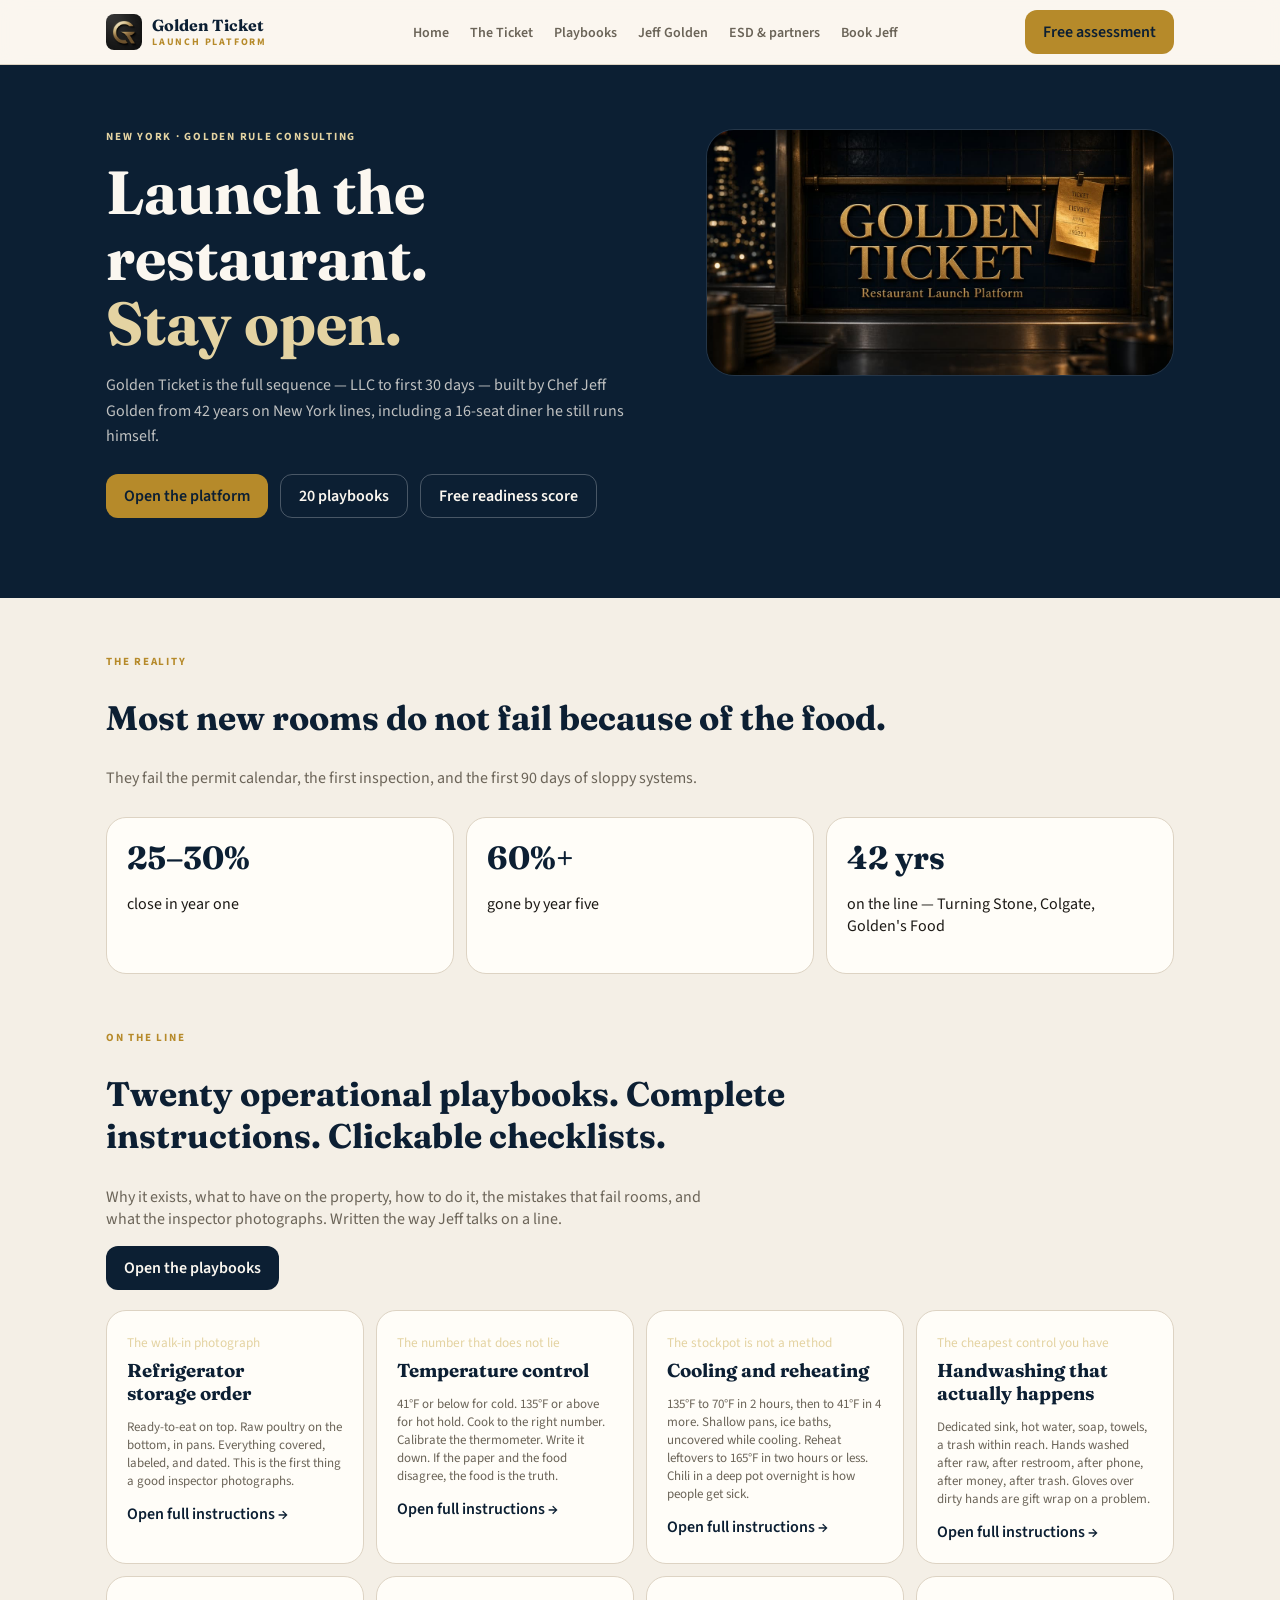
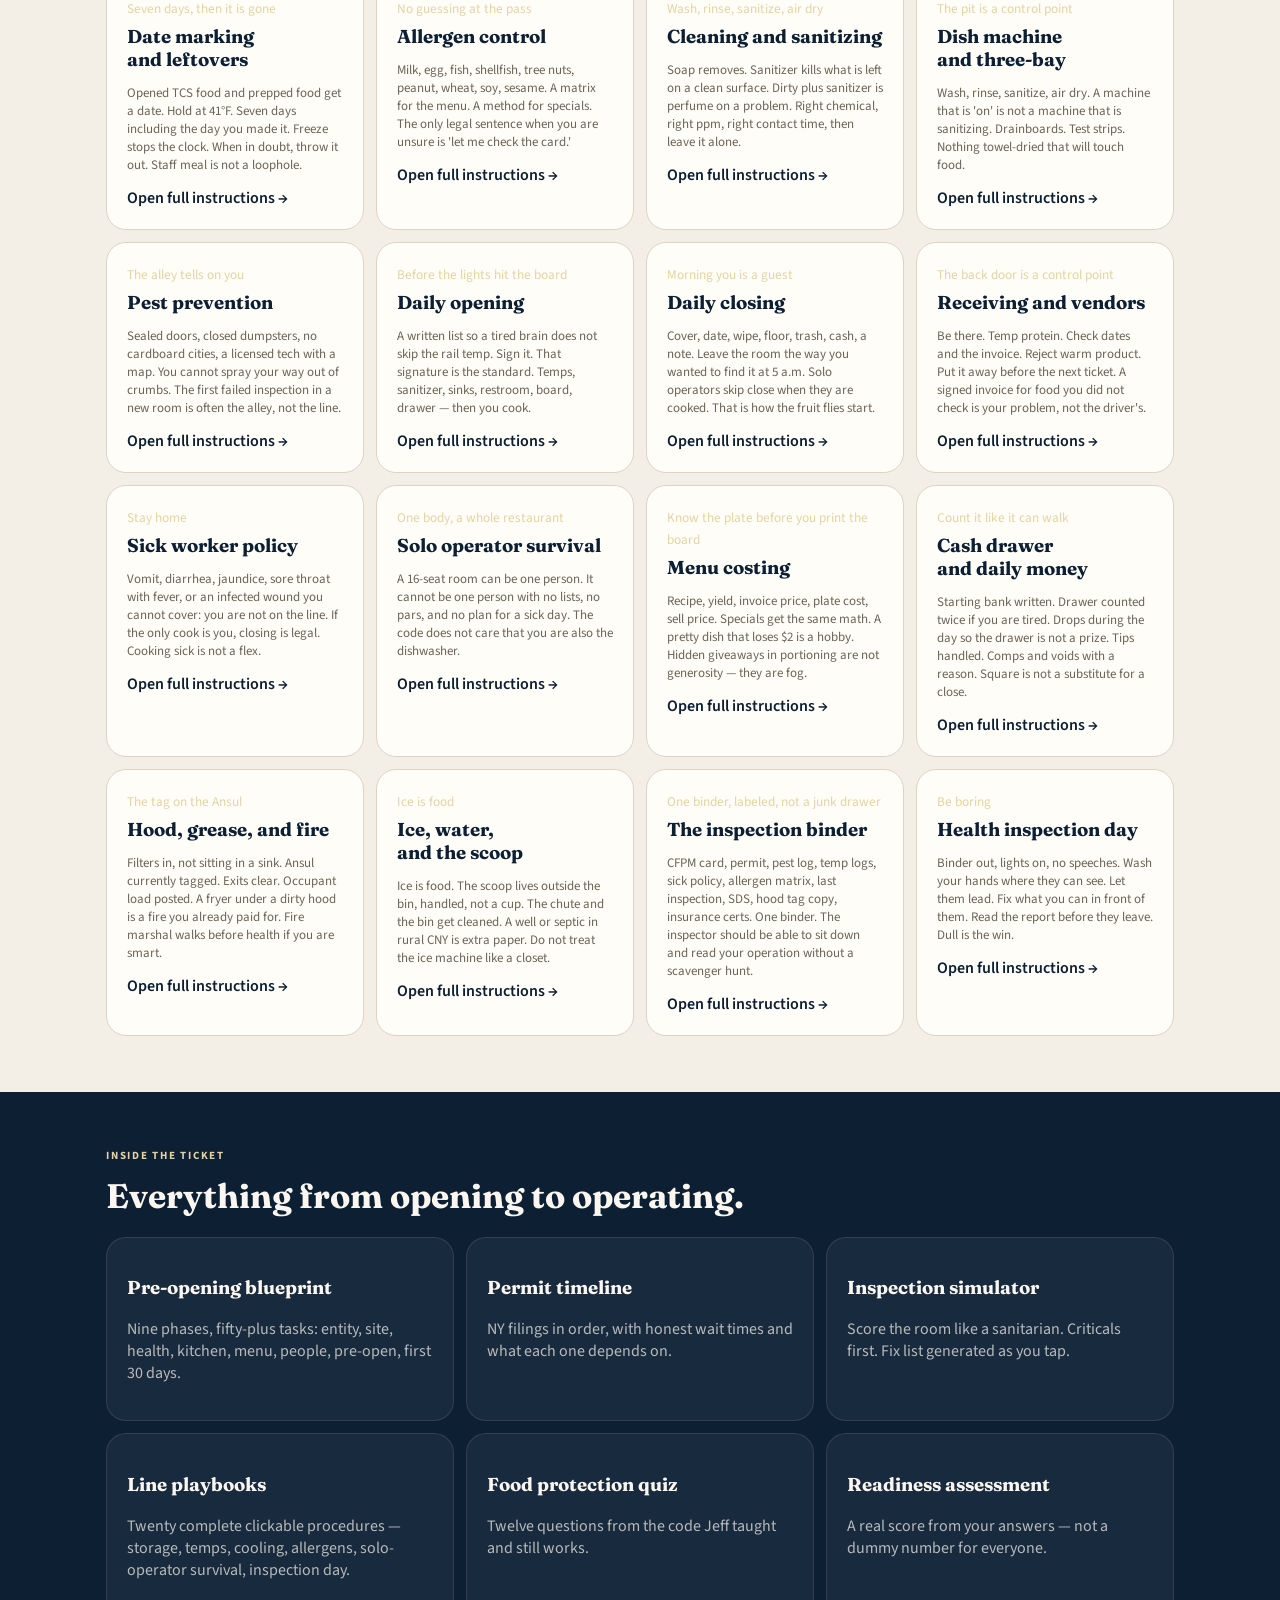
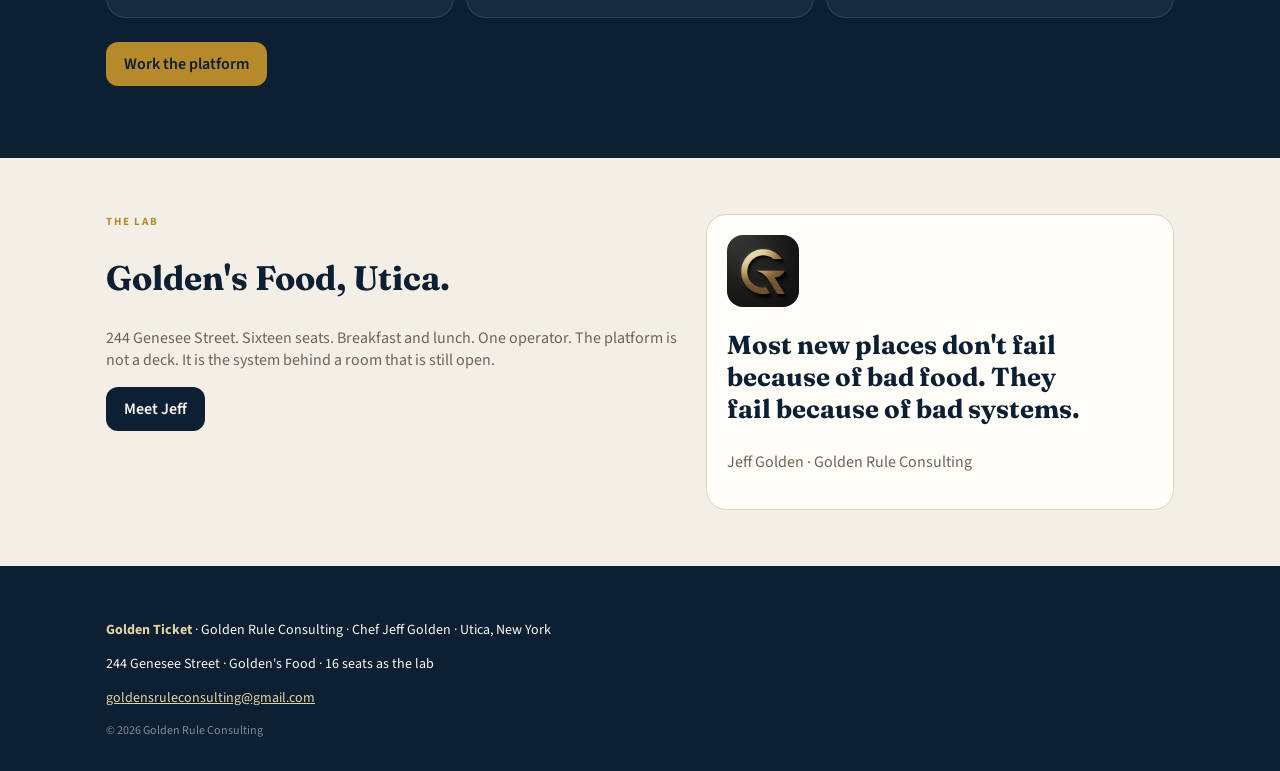
<file: index.html>
<!DOCTYPE html>
<html lang="en">
<head>
  <meta charset="UTF-8" />
  <meta name="viewport" content="width=device-width, initial-scale=1" />
  <title>Golden Ticket Assessment · Restaurant Launch Platform</title>
  <meta name="description" content="Golden Ticket Assessment — the restaurant launch sequence and operational playbooks built by Chef Jeff Golden. LLC to first 30 days, for New York operators." />
  <link rel="icon" href="favicon.svg" type="image/svg+xml" />
  <meta property="og:title" content="Golden Ticket" />
  <meta property="og:description" content="Launch the restaurant. Stay open." />
  <meta property="og:image" content="https://jagtech00-source.github.io/Golden-Ticket/og.jpg" />
  <meta property="og:url" content="https://jagtech00-source.github.io/Golden-Ticket/" />
  <link rel="preconnect" href="https://fonts.googleapis.com" />
  <link rel="preconnect" href="https://fonts.gstatic.com" crossorigin />
  <link href="https://fonts.googleapis.com/css2?family=Fraunces:opsz,wght@9..144,600;9..144,700&family=Source+Sans+3:wght@400;500;600;700&display=swap" rel="stylesheet" />
  <style>
    :root {
      --ink:#12151a; --navy:#0c1f33; --paper:#f4efe6; --cream:#fbf7f0;
      --gold:#b68a2a; --gold-soft:#e4d3a2; --fg:#1c1915; --muted:#6b6458;
      --line:#ddd3c3; --ok:#3d6b4f; --danger:#8f3a32; --card:#fffdf8;
    }
    * { box-sizing: border-box; }
    html { -webkit-font-smoothing: antialiased; }
    body { margin:0; font-family:"Source Sans 3", system-ui, sans-serif; background:var(--paper); color:var(--fg); }
    h1,h2,h3 { font-family: Fraunces, Georgia, serif; text-wrap: balance; }
    a { color: inherit; }
    button, [role=button] { cursor: pointer; font-family: inherit; }
    header.top { position: sticky; top:0; z-index:20; background: rgba(251,247,240,.92); backdrop-filter: blur(10px); border-bottom:1px solid var(--line); }
    .wrap { max-width: 1100px; margin: 0 auto; padding: 0 16px; }
    .row { display:flex; align-items:center; justify-content:space-between; height:64px; gap:16px; }
    .brand { display:flex; align-items:center; gap:10px; text-decoration:none; }
    .brand img { width:36px; height:36px; border-radius:8px; object-fit:cover; }
    .brand b { display:block; font-family:Fraunces,serif; color:var(--navy); }
    .brand small { display:block; letter-spacing:.18em; text-transform:uppercase; color:var(--gold); font-size:10px; font-weight:700; }
    nav.top a { margin-left:18px; font-size:14px; font-weight:600; color:var(--muted); text-decoration:none; }
    nav.top a:hover, nav.top a.on { color:var(--navy); }
    .btn { display:inline-flex; align-items:center; gap:8px; height:44px; padding:0 18px; border-radius:12px; border:0; background:var(--gold); color:var(--navy); font-weight:600; text-decoration:none; }
    .btn.navy { background:var(--navy); color:var(--cream); }
    .btn.ghost { background:transparent; border:1px solid var(--line); color:var(--fg); }
    .hero { background:var(--navy); color:var(--cream); padding: 64px 0; }
    .hero h1 { font-size: clamp(2.2rem, 5vw, 3.8rem); line-height:1.08; margin: 16px 0; }
    .gold { color: var(--gold-soft); }
    .grid2 { display:grid; gap:28px; grid-template-columns: 1.1fr .9fr; }
    .hero img.cover { width:100%; border-radius:28px; border:1px solid rgba(255,255,255,.1); }
    .muted { color: var(--muted); }
    .card { background:var(--card); border:1px solid var(--line); border-radius:20px; padding:20px; }
    .layout { display:grid; grid-template-columns: 240px 1fr; gap:24px; padding: 24px 0 64px; }
    aside.board { position: sticky; top: 88px; border:1px solid var(--line); background:var(--card); border-radius:24px; padding:16px; }
    aside.board a { display:block; height:40px; line-height:40px; padding:0 12px; border-radius:12px; text-decoration:none; font-size:14px; font-weight:600; color:var(--muted); }
    aside.board a.on, aside.board a:hover { background:var(--navy); color:var(--cream); }
    .task { border:1px solid var(--line); background:var(--card); border-radius:20px; padding:16px; margin: 10px 0; }
    .check { width:22px; height:22px; border-radius:6px; border:1px solid var(--line); background:var(--cream); }
    .check.on { background:var(--ok); border-color:var(--ok); }
    footer { background:var(--navy); color:var(--cream); padding: 40px 0 20px; font-size:14px; }
    footer a { color: var(--gold-soft); }
    @media (max-width: 840px) {
      .grid2, .layout { grid-template-columns: 1fr; }
      nav.top { display:none; }
      aside.board { position: static; display:grid; grid-template-columns: 1fr 1fr; }
    }

    .chip { display:inline-flex; align-items:center; height:40px; padding:0 14px; border-radius:999px; border:1px solid var(--line); background:var(--card); font-size:14px; font-weight:600; text-decoration:none; color:var(--muted); margin:0 8px 8px 0; }
    .chip.on { background:var(--navy); color:var(--cream); border-color:var(--navy); }
    .pb-check { display:flex; gap:12px; width:100%; text-align:left; min-height:44px; padding:12px; border-radius:12px; border:1px solid var(--line); background:var(--cream); font-size:14px; margin:8px 0; }
    .pb-check.on { border-color: var(--ok); background:#eef5f0; text-decoration: line-through; color:var(--muted); }
    .box { width:20px; height:20px; border-radius:6px; border:1px solid var(--line); background:var(--card); flex-shrink:0; margin-top:1px; }
    .pb-check.on .box { background:var(--ok); border-color:var(--ok); }
    .dot { width:6px; height:6px; border-radius:99px; background:var(--gold); margin-top:8px; flex-shrink:0; }
    .supply { display:inline-block; border:1px solid var(--line); background:var(--paper); border-radius:999px; padding:6px 12px; font-size:12px; margin:4px 4px 0 0; }
    .bar { height:6px; background:var(--line); border-radius:99px; overflow:hidden; }
    .bar > i { display:block; height:6px; background:var(--gold); }
    @media print {
      header.top, footer, aside.board, .print-hide { display:none !important; }
      .layout { display:block; padding:0; }
    }
  </style>
</head>
<body>
  <header class="top">
    <div class="wrap row">
      <a class="brand" href="#/">
        <img src="logo.jpg" alt="" />
        <span><b>Golden Ticket</b><small>Launch platform</small></span>
      </a>
      <nav class="top">
        <a href="#/">Home</a>
        <a href="#/app">The Ticket</a>
        <a href="#/playbooks">Playbooks</a>
        <a href="#/about">Jeff Golden</a>
        <a href="#/partners">ESD & partners</a>
        <a href="#/contact">Book Jeff</a>
      </nav>
      <a class="btn" href="#/assessment">Free assessment</a>
    </div>
  </header>
  <div id="root">
    <section class="hero"><div class="wrap grid2">
      <div>
        <div style="font-size:11px;letter-spacing:.16em;text-transform:uppercase;color:var(--gold-soft);font-weight:700">New York · Golden Rule Consulting</div>
        <h1>Launch the restaurant.<span class="gold"> Stay open.</span></h1>
        <p style="color:rgba(251,247,240,.75);max-width:520px;line-height:1.6">Golden Ticket Assessment — LLC to first 30 days, plus 20 operational playbooks. Built by Chef Jeff Golden from a 16-seat diner in Utica.</p>
        <p style="display:flex;gap:12px;flex-wrap:wrap;margin-top:24px">
          <a class="btn" href="#/app">Open the platform</a>
          <a class="btn ghost" style="color:var(--cream);border-color:rgba(255,255,255,.25)" href="#/playbooks">20 playbooks</a>
          <a class="btn ghost" style="color:var(--cream);border-color:rgba(255,255,255,.25)" href="#/assessment">Free readiness score</a>
        </p>
      </div>
      <img class="cover" src="og.jpg" alt="Golden Ticket" />
    </div></section>
  </div>
  <footer>
    <div class="wrap">
      <p><b class="gold">Golden Ticket</b> · Golden Rule Consulting · Chef Jeff Golden · Utica, New York</p>
      <p>244 Genesee Street · Golden's Food · 16 seats as the lab</p>
      <p><a href="mailto:goldensruleconsulting@gmail.com">goldensruleconsulting@gmail.com</a></p>
      <p style="opacity:.5;font-size:12px">© 2026 Golden Rule Consulting</p>
    </div>
  </footer>
  <script>
    const DATA = {"PHASES":[{"id":"entity","number":"01","title":"Form the business","window":"Weeks 1–3","intent":"Get legal, banked, insured, and tax-ready before you spend a dollar on tile."},{"id":"site","number":"02","title":"Lock the room","window":"Weeks 2–8","intent":"Lease, occupancy, fire, grease, and the bones of a kitchen that can pass."},{"id":"health","number":"03","title":"Health department","window":"Weeks 4–12","intent":"Plan review, certified manager, and a permit you can hang on the wall."},{"id":"alcohol","number":"04","title":"Liquor, if you serve","window":"3–8 months","intent":"SLA is slow. Start it the day the lease is real — or skip it cleanly."},{"id":"kitchen","number":"05","title":"Kitchen systems","window":"Weeks 6–12","intent":"Equipment, sinks, cold holding, and the records inspectors actually ask for."},{"id":"menu","number":"06","title":"Menu and money","window":"Weeks 6–10","intent":"Costed recipes, allergens, vendors, and a POS that does not fight you."},{"id":"people","number":"07","title":"People","window":"Weeks 8–12","intent":"Hire, train, and schedule like the first Saturday will be busy — because it will."},{"id":"preopen","number":"08","title":"Pre-open week","window":"7 days before service","intent":"Self-inspect, dummy service, posters on the wall, first delivery in."},{"id":"thirty","number":"09","title":"First 30 days","window":"Days 1–30","intent":"The habits that keep the doors open after the ribbon is cut."}],"TASKS":[{"id":"entity-structure","phase":"entity","title":"Choose the structure (LLC is the usual call)","summary":"Most NY independents open as an LLC. Keep personal assets off the chopping block.","why":"A restaurant is a liability machine. One slip-and-fall or unpaid vendor should not take the house.","how":["Talk to a NY accountant or small-business attorney for 45 minutes — cheaper than guessing.","LLC is the default for a 16–60 seat independent. S-corp election can come later if payroll warrants it.","Do not open in your personal name. Inspectors, landlords, and insurers all want an entity."],"typicalDays":"1–2 days to decide","required":true},{"id":"entity-llc","phase":"entity","title":"File the NY LLC with the Department of State","summary":"Articles of Organization through DOS. Get the filing receipt and keep it in the binder.","why":"You cannot get an EIN, bank account, or most permits without proof the company exists.","how":["File Articles of Organization with NYS Department of State (online is fastest).","Pay the filing fee. Save the stamped filing receipt as a PDF and a paper copy.","Publish if your county still requires LLC publication — many upstate counties do. Budget for two newspapers."],"typicalDays":"1–10 days (online is faster)","required":true,"nyLink":{"label":"NYS Department of State — Business Filing","href":"https://dos.ny.gov/limited-liability-companies"}},{"id":"entity-ein","phase":"entity","title":"Get an EIN from the IRS","summary":"Free, online, same day. You need it for the bank, payroll, and sales tax.","why":"Every vendor, the state, and Square will ask for it. Do this the afternoon the LLC files.","how":["Use the IRS EIN assistant as the responsible party of the LLC.","Print the CP 575 confirmation and put it behind the DOS receipt.","Never pay a third-party site for an EIN. It is free from IRS.gov."],"typicalDays":"Same day","required":true,"nyLink":{"label":"IRS EIN assistant","href":"https://www.irs.gov/businesses/small-businesses-self-employed/apply-for-an-employer-identification-number-ein-online"}},{"id":"entity-dba","phase":"entity","title":"File a DBA if the sign will not match the LLC name","summary":"Golden's Food LLC can hang a different name. County clerk files the assumed name.","why":"Banks, Square, and the health permit need the legal name and the name on the awning to connect.","how":["File the Certificate of Assumed Name with the county clerk where you operate.","Match the assumed name exactly to the sign, menus, and social accounts."],"typicalDays":"1–5 days","required":false},{"id":"entity-bank","phase":"entity","title":"Open a dedicated business checking account","summary":"EIN + LLC docs + your ID. Never mix household money with the drawer.","why":"Commingling is how good operators lose the LLC shield and cannot see if the place is making money.","how":["Bring DOS filing, EIN letter, ID, and opening deposit.","Order a debit card and a book of checks. Set up online bill pay.","Decide now: owner draw is a transfer, not a swipe at the grocery store."],"typicalDays":"1 day in branch","required":true},{"id":"entity-sales-tax","phase":"entity","title":"Certificate of Authority — NYS sales tax","summary":"Register with Tax and Finance before you sell a single coffee.","why":"Food service collects sales tax on a lot of tickets. Operating without a Certificate of Authority is a fast, ugly problem.","how":["Register on NY Business Express / Tax and Finance.","Print the Certificate of Authority and post it where staff can find it.","Know which of your items are taxable (most prepared food is). Ask your accountant once, write it down."],"typicalDays":"A few days to 2 weeks","required":true,"nyLink":{"label":"NY Business Express — sales tax","href":"https://www.businessexpress.ny.gov/"}},{"id":"entity-insurance","phase":"entity","title":"General liability, property, and workers' comp","summary":"Landlord and health department will both ask. Get quotes while the lease is in redline.","why":"One burn, one slip, one grease fire. Uninsured restaurants close. Insured ones stay in the fight.","how":["General liability is non-negotiable. Ask for restaurant-class coverage, not a generic shop policy.","If you have any employee — even one — you need workers' compensation and NYS disability.","If you lease, the landlord will require to-be-named additional insured. Get the certificate before keys.","Contents / equipment coverage matters the day the walk-in is delivered."],"typicalDays":"3–10 days for certificates","required":true},{"id":"entity-labor","phase":"entity","title":"Unemployment insurance and disability registration","summary":"NYS Department of Labor and Workers' Comp Board. Required the moment you have payroll.","why":"You will get a letter. Better that it is expected than a surprise with penalties.","how":["Register as an employer with NYS Department of Labor when you hire.","Disability (DB-120.1) and paid family leave sit with a carrier — often the same as workers' comp.","Post the required labor posters on day one of staff in the building."],"typicalDays":"1 week","required":true,"nyLink":{"label":"NYS Department of Labor — employers","href":"https://dol.ny.gov/employers"}},{"id":"entity-books","phase":"entity","title":"Set the books (and a simple weekly close)","summary":"QuickBooks or a clean spreadsheet plus Square. Know food cost every Monday.","why":"Places do not die from bad pancakes. They die from not knowing the number until the rent check bounces.","how":["Chart of accounts: food, bev, labor, occupancy, paper, repairs, owner draw.","Connect Square (or your POS) so tickets land in the books daily.","Friday close: cash counted, tips handled, invoices entered. No 'I'll catch up Sunday.'"],"typicalDays":"1–2 days to set up","required":true},{"id":"site-criteria","phase":"site","title":"Write the site criteria before you fall in love with a room","summary":"Seats, hood, grease, parking, water, neighbors, and rent as a percent of projected sales.","why":"A cheap rent with no hood is the most expensive room you will ever take.","how":["Cap occupancy rent at a number you can survive in a slow February. Independents often target 8–12% of sales.","Confirm: existing Type I hood, grease interceptor, restrooms that can pass, and a sink package that is not a teardown.","Visit at the hour you will be busiest. Count parking. Listen to the neighbors."],"typicalDays":"Ongoing until signed","required":true},{"id":"site-lease","phase":"site","title":"Negotiate a restaurant lease, not a shop lease","summary":"HVAC, grease, exclusive use, assignment, hours, and who pays when the hood dies.","why":"Generic commercial leases bury operators. Get restaurant language or walk.","how":["Spell out who owns and maintains the hood, Ansul, HVAC, and grease trap.","Get exclusive use for your concept on the plaza if you can.","Build a permitting contingency: if health or occupancy cannot be obtained in X days, you can exit.","Have a lawyer who has done food service leases read it. Not your cousin."],"typicalDays":"2–6 weeks of redlines","required":true},{"id":"site-zoning","phase":"site","title":"Confirm zoning and Certificate of Occupancy","summary":"Food service in this occupancy, this load, this use. Get it in writing from the city or town.","why":"A beautiful build-out in the wrong zone is a storage unit with a marble counter.","how":["Ask the building department: current C of O, allowed use, seating load, restroom count.","If the last use was not food service, budget time for a change of use and possibly a variance.","Keep the written answer in the binder. Verbal 'should be fine' is not a permit."],"typicalDays":"1–4 weeks","required":true},{"id":"site-building","phase":"site","title":"Building permit and fire marshal","summary":"Any hood work, walls, plumbing, or electrical needs a permit. Fire will look at suppression and exits.","why":"Unpermitted work fails the health pre-op and the insurance claim after a fire.","how":["Submit plans if you are moving walls, adding a hood, or changing occupancy load.","Ansul / hood suppression must be currently tagged. Schedule the fire inspection before health walks.","Exit signs, emergency lights, and occupant load posted. Test them."],"typicalDays":"2–8 weeks depending on the town","required":true},{"id":"site-plumbing","phase":"site","title":"Grease interceptor, mop sink, and indirect drains","summary":"Health and plumbing code both care. A missing interceptor is a stop-work.","why":"Inspectors look under the dish table. So do city sewer departments after the first clog.","how":["Confirm grease interceptor size and pumping contract.","Mop sink with chemical storage above the splash line, not in the food room.","Prep sinks and ice machines need air gaps / indirect waste. Photograph them."],"typicalDays":"Tied to build-out","required":true},{"id":"site-waste","phase":"site","title":"Dumpster, recycling, and pest contract","summary":"Signed pest control is not optional. Dumpster lids that close are not optional.","why":"The first failed inspection in a new room is often the alley, not the line.","how":["Contract a licensed pest company for monthly service and a bait map.","Dumpster on a hard pad, lids closed, away from the back door if you can.","Keep the service log in the same binder as the temp sheets."],"typicalDays":"1 week to contract","required":true},{"id":"site-ada","phase":"site","title":"Access: restroom, door, and path of travel","summary":"You will be asked. Fix it during build-out, not after a complaint.","why":"A 16-seat room still has to let people in. This is the law and it is the right thing.","how":["Check door widths, restroom grab bars, and a route from the entrance that is not a storage gauntlet.","If the building is old, document what you can reasonably do and talk to the building department."],"typicalDays":"During build-out","required":true},{"id":"site-sign","phase":"site","title":"Sign permit and awning","summary":"Cities care about the face of the block. File it; do not surprise them on opening day.","why":"A $4,000 sign sitting in a crate because of a missing permit is a stupid delay.","how":["Submit renderings with the landlord's written approval.","Confirm lighting rules if you want a night glow."],"typicalDays":"2–6 weeks","required":false},{"id":"health-call","phase":"health","title":"Call the county health department on day one of the lease","summary":"Oneida County and every other NY county have their own packet. Get it before you buy equipment.","why":"Plan review exists so you do not install a three-bay in the wrong place. Calling late is how openings slip 60 days.","how":["Ask for the food service establishment packet, plan-review checklist, and fee schedule.","Get the name of the inspector or plan reviewer. Write it in the binder.","Tell them your concept, seating, and whether you are a conversion or a raw build."],"typicalDays":"One phone call, then their calendar","required":true},{"id":"health-plans","phase":"health","title":"Submit plan review: layout, finishes, menu, equipment","summary":"Floor plan with sinks, finish schedule, equipment spec sheets, and a menu.","why":"They are looking for hand sinks in the right spots, washable surfaces, and a flow that does not cross dirty with ready-to-eat.","how":["Draw the room: cook line, prep, dish, dry storage, chemical, restrooms, hand sinks.","Finish schedule: floors, walls, ceilings — smooth, cleanable, coved base where they want it.","Attach spec sheets for every piece of refrigeration, the dish machine, and the hood.","Include a menu so they can see raw animal foods, cooling, and allergen risk."],"typicalDays":"2–6 weeks in review","required":true},{"id":"health-cfpm","phase":"health","title":"Certified Food Protection Manager","summary":"ServSafe or another ANSI-accredited course. Someone on the permit must hold it.","why":"NY expects a certified person responsible for the operation. Inspectors will ask to see the card.","how":["Take an accredited CFPM course. ServSafe Manager is the common path.","Post a copy in the office. Original in the binder.","If you are a solo operator, that person is you. Do not open hoping to 'get to it.'"],"typicalDays":"1–2 days of class + exam","required":true},{"id":"health-allergen","phase":"health","title":"Allergen awareness and the matrix on the line","summary":"Staff must be able to answer 'does this have milk?' without guessing.","why":"A wrong answer puts someone in an ambulance. Inspectors and guests both test you.","how":["Build an allergen matrix for every menu item: milk, egg, fish, shellfish, tree nuts, peanut, wheat, soy, sesame.","Train every person who takes an order. Quiz them before opening.","Mark daily specials the same day you plate them — morels, nuts, and dairy sneak in."],"typicalDays":"2–3 days to build, then ongoing","required":true},{"id":"health-policy","phase":"health","title":"Employee health policy — in writing, signed","summary":"Vomit, diarrhea, jaundice, sore throat with fever: stay home. No exceptions because you are short.","why":"One sick cook can close you. The policy is what the inspector wants to see, and it is how you sleep.","how":["Write a one-page policy. Every hire signs it on day one.","Have a coverage plan so 'I have to come in' is not the culture.","Keep the signed copies with the training log."],"typicalDays":"Half a day","required":true},{"id":"health-apply","phase":"health","title":"File the food service permit application and fees","summary":"Application, payment, CFPM proof, and any water/sewer letters they want.","why":"No permit, no open. Do not advertise a date until the application is in.","how":["Fill every blank. Incomplete packets sit at the bottom of the pile.","If you are on a well or septic (rural CNY), budget extra time for water tests.","Keep the receipt. Follow up in writing if you have not heard in the stated window."],"typicalDays":"County-dependent; often 2–4 weeks after complete packet","required":true},{"id":"health-preop","phase":"health","title":"Pass the pre-operational inspection","summary":"The room must be finished, clean, equipped, and documented. This is the gate.","why":"This is the exam. Everything in this platform exists so this hour is boring.","how":["Run the self-inspection in this app the day before. Fix every red item.","Have the binder on the desk: CFPM, pest log, temp logs (even empty, formatted), sick policy, allergen matrix.","Walk the inspector the way you walk a guest — lights on, no excuses, no wet floors."],"typicalDays":"Scheduled; have a 48-hour buffer before your advertised open","required":true},{"id":"alcohol-decide","phase":"alcohol","title":"Decide beer/wine/liquor now — it changes the calendar","summary":"SLA is measured in months. A beer-and-wine on-premises is still not a weekend project.","why":"Operators blow opening dates waiting on a license they started too late.","how":["If you need alcohol to make the numbers work, start SLA the week the lease is real.","If you do not need it (breakfast/lunch diner), skip it and stay fast. You can add later.","Budget application, notice, possible 500-foot issues near schools and churches."],"typicalDays":"Decision in a day; license in months","required":false,"nyLink":{"label":"NYS Liquor Authority","href":"https://sla.ny.gov/"}},{"id":"alcohol-file","phase":"alcohol","title":"File the SLA application and municipal notice","summary":"Fingerprints, photos, diagrams, landlord forms, and the 30-day municipal notice.","why":"Incomplete SLA files sit. Complete files still take time. Start clean.","how":["Use the current SLA packet. Do not copy a friend's 2019 version.","Serve municipal notice the way they tell you. Keep proof of mailing.","If a consultant does this, you still read every page before it goes."],"typicalDays":"2–4 weeks to assemble, then SLA's clock","required":false},{"id":"alcohol-train","phase":"alcohol","title":"Server training and ID policy","summary":"ATAP or equivalent. Written door policy. No 'they looked 30.'","why":"One sale to a minor can cost the license. The license is the business if you are a bar.","how":["Train every server and bartender before the first pour.","Post the policy. Keep a refusal log."],"typicalDays":"1 day of training","required":false},{"id":"kitchen-layout","phase":"kitchen","title":"Lock the line layout: cook, prep, dish, storage","summary":"Dirty to clean flow. Raw away from ready-to-eat. Hand sink where hands actually are.","why":"A pretty line that crosses raw chicken over the salad station will fail and will make people sick.","how":["Stand in the room and mime a ticket. If you walk through dish to get to the walk-in, redraw it.","Hand sink at cook line and at prep — stocked, not a planter.","Chemicals live in their own closet, never over food."],"typicalDays":"During plan review","required":true},{"id":"kitchen-cold","phase":"kitchen","title":"Cold holding that actually holds 41°F","summary":"Walk-in, reach-ins, prep rails. Thermometers inside, calibrated, logged.","why":"If the rail sits at 48, you do not have a prep table. You have a liability.","how":["Put a hanging thermometer in every box. Check them twice a day from day one of power-on.","Do not overload prep rails. The top inch is where you lose temperature.","Have a backup plan for a dead walk-in: ice, hotel, or close. Write it down."],"typicalDays":"Install + 48 hours of monitoring before food goes in","required":true},{"id":"kitchen-hot","phase":"kitchen","title":"Hot holding, cooking temps, and a working stem thermometer","summary":"135°F hot hold. Cook temps by protein. Calibrate weekly.","why":"Guessing doneness is how you get a visit you will not enjoy.","how":["Buy two metal-stem thermometers. Ice-point calibrate every Monday.","Post cook temps at the grill: poultry 165, ground 155, fish/pork/whole muscle 145 (and know your code).","Steam table is not a reheating method. Reheat to 165, then hold."],"typicalDays":"Equipment lead time + training","required":true},{"id":"kitchen-warewash","phase":"kitchen","title":"Dish machine or three-compartment sink that sanitizes","summary":"Wash, rinse, sanitize. Test strips on a hook, not in a junk drawer.","why":"Inspectors test the sanitizer. So should you, every day.","how":["If a machine: heat or chemical — know which, and have the right strips.","If three-bay: labeled, drainboards, and a clock so sanitizer contact time is real.","Air dry. Towels are not a sanitizer."],"typicalDays":"Install + first chemical delivery","required":true},{"id":"kitchen-storage","phase":"kitchen","title":"Storage: 6 inches off the floor, covered, FIFO, chemicals out","summary":"Shelving, labels, and the refrigerator order that keeps raw on the bottom.","why":"The walk-in is a photograph waiting to happen. Make it a good one.","how":["Shelving 6 inches off the floor. No cardboard fortress.","Ready-to-eat on top, then fish/whole meat, then ground, poultry at the bottom. Always.","Date mark anything opened or prepped. 7-day clock for 41°F holding."],"typicalDays":"One organized day","required":true},{"id":"kitchen-sds","phase":"kitchen","title":"SDS binder, first aid, and burn kit","summary":"Every chemical on the property has a sheet. Staff know where it lives.","why":"OSHA and the inspector. Also the kid who mixes something they should not.","how":["Print SDS for sanitizer, degreaser, delimer, and anything else on the rack.","First aid and burn gel not locked in the office.","Eyewash if you have the chemicals that require it."],"typicalDays":"Half a day","required":true},{"id":"menu-cards","phase":"menu","title":"Recipe cards with yield and plate cost","summary":"Every item has a card. Cost it at today's invoice, not last year's memory.","why":"If you do not know the plate cost, you are guessing the rent.","how":["One card per item: ingredients, ounces, yield, plate cost, sell price, allergen flags.","Target food cost you can live with — many independents need 28–32% on the mix, not on the hero dish.","Re-cost when the invoice jumps. Eggs and butter will jump."],"typicalDays":"3–7 days for a tight menu","required":true},{"id":"menu-specials","phase":"menu","title":"Daily specials system (the chalkboard, not a panic)","summary":"A written method for specials: cost, allergen, 86 time, and who tells the floor.","why":"Specials are how a small room stays interesting. Uncosted specials are how you work for free.","how":["Template: name, ingredients, cost, price, allergens, portion, 86 count.","If you run foraged morels or garden produce, write the source and the cook method that day.","The board matches the ticket. No oral-only specials on a Saturday."],"typicalDays":"Build the template in a day; use it forever","required":true},{"id":"menu-vendors","phase":"menu","title":"Open vendor accounts and a receiving standard","summary":"Primary broadliner, produce, bread, coffee, chemical. Reject warm protein. Always.","why":"The back door is where food safety and money both leak.","how":["Open accounts before you need product. First-order minimums will surprise you.","Receiving: check temps on protein, dates, and the invoice against the order.","Keep a local list for the things that make the room yours — bakers, farms, foragers you trust."],"typicalDays":"1–2 weeks for credit applications","required":true},{"id":"menu-pos","phase":"menu","title":"POS live: Square (or your system) with the real menu","summary":"Categories, modifiers, tax, discounts, cash drawer. Test a dummy day.","why":"Opening on a phone calculator is how tickets get lost and tax gets missed.","how":["Build the menu in the POS exactly as it will print.","Set tax the way NY wants it for your mix.","Run a fake lunch: 20 tickets, a void, a comp, a cash drop. Fix what breaks."],"typicalDays":"2–4 days","required":true},{"id":"menu-par","phase":"menu","title":"Opening par levels and a Thursday order rhythm","summary":"Do not fill the walk-in like a warehouse. Small rooms die of over-ordering.","why":"Cash in a case of product you will throw away is cash you needed for payroll.","how":["Par by item for the first two weeks based on a conservative cover count.","Order days on the calendar. Not 'when we remember.'","Prep lists from the par, not from vibes."],"typicalDays":"1 day to write, then weekly edits","required":true},{"id":"people-plan","phase":"people","title":"Staffing plan that matches the actual room","summary":"A 16-seat diner can be a solo plus one. A 60-seat night needs a real line. Write the number.","why":"Labor is the second thing that closes places. The first is not knowing labor.","how":["Schedule to covers, not to hope. Opening week is heavier. Week three should tighten.","If you are the cook, the dish, and the register, write what happens when you are sick. Now.","Budget training hours. Untrained people are more expensive than a paid shadow shift."],"typicalDays":"2 days","required":true},{"id":"people-hire","phase":"people","title":"Hire, I-9, and a one-page handbook","summary":"Legal hire packet. Then four pages max: clock, food, phones, respect, call-out.","why":"Culture is what you tolerate on day three, not what you laminated in March.","how":["I-9, W-4, state tax, direct deposit. Do it before they touch food.","Handbook: health policy, allergen, dress, no-phone on the line, how we talk to guests.","Paid trial shift if you can. Watch how they wash their hands when they think you are not."],"typicalDays":"2–4 weeks of hiring","required":true},{"id":"people-train","phase":"people","title":"Food handler training and a station walk-through","summary":"Every person: handwash, temps, allergens, 86s, and where the fire pull is.","why":"You cannot be on every ticket. Training is how your standards leave the office.","how":["A written opening checklist per station.","Quiz them on the allergen matrix and the sick policy.","Fire suppression pull, extinguisher, and evacuation — once, out loud, before guests."],"typicalDays":"3–5 training shifts","required":true},{"id":"preopen-clean","phase":"preopen","title":"Deep clean as if the inspector is in the parking lot","summary":"Ceilings, gaskets, behind the line, the alley, the restroom. Then do it again.","why":"Opening dirty sets the standard. Opening clean is easier to keep than to recover.","how":["Gaskets, hood filters, floor drains, can opener, ice machine chute.","Restroom: soap, towels, trash, a working lock, a clean fan.","Photograph the walk-in and the line the night before. If you would not post it, clean it."],"typicalDays":"2 days","required":true},{"id":"preopen-self","phase":"preopen","title":"Run the full pre-inspection in this app","summary":"Score it honestly. Fix red items before anyone official walks in.","why":"The inspector's list is not a surprise. Failing a self-audit and opening anyway is a choice.","how":["Use the Inspection tool. No 'we'll get it Monday.'","Criticals first: temps, hand sinks, sanitizer, storage order, pest.","Print or screenshot the score for the binder."],"typicalDays":"3 hours + fixes","required":true},{"id":"preopen-dummy","phase":"preopen","title":"Friends-and-family or a dummy service","summary":"Twenty real tickets. POS, plating, 86s, dish pit, and the pass. Then a debrief.","why":"Opening night is the wrong time to learn the printer is in the wrong place.","how":["Invite people who will tell you the truth.","Run it like service: tickets, times, temps, close-out.","Write three fixes. Do those fixes before the public."],"typicalDays":"One service + one recovery day","required":true},{"id":"preopen-posters","phase":"preopen","title":"Posters, choke chart, occupancy, and emergency numbers","summary":"Labor law, allergy notice, handwash signs, occupancy load, and who to call at 2 a.m.","why":"Missing posters are free points off. Missing a choke chart is worse.","how":["NYS labor posters from the official source — current year.","Handwash signs at every sink. Occupant load where the fire marshal wants it.","Emergency sheet: fire, police, plumber, hood company, health department, landlord."],"typicalDays":"Half a day","required":true},{"id":"preopen-delivery","phase":"preopen","title":"First deliveries in, dated, and put away correctly","summary":"Do not leave cases on the floor 'until later.' Later is how you fail.","why":"The first walk-in photograph should look like you meant it. Cases on the floor are how pests and inspectors both win.","how":["Receive, temp, date, shelve. Poultry on the bottom.","Break down cardboard out the back, not in the prep room.","Ice machine flushed and scooped with a handled scoop, stored outside the bin."],"typicalDays":"1–2 days before open","required":true},{"id":"thirty-open","phase":"thirty","title":"Opening and closing checklists — every shift, no exceptions","summary":"Temps, sanitizer, hand sinks, cash, 86s, and a clean line. Signed.","why":"Discipline is the product. Guests can taste when you skip it.","how":["Open: temps, sinks, sanitizer, lights, restroom, first prep list.","Close: cover, date, wipe, floors, trash, cash, notes for morning you.","If you are solo, the list is how you do not drop a ball when you are tired."],"typicalDays":"Every day","required":true},{"id":"thirty-cost","phase":"thirty","title":"Weekly food cost and a Thursday trim","summary":"Invoices vs. sales. 86 the loser. Push the winner. Order less of what died in the box.","why":"The first 30 days are where over-ordering becomes a habit or a lesson.","how":["Every Monday: last week's food purchases ÷ food sales.","Walk the walk-in with a marker. Date marks that are tired become staff meal or compost — not a hope.","Specials exist to use on-hand product with a profit, not to hide a mistake."],"typicalDays":"Monday, 45 minutes","required":true},{"id":"thirty-guest","phase":"thirty","title":"Talk to guests and fix one thing a day","summary":"A 16-seat room is a focus group. Write what they say. Change the room, not your story.","why":"You already know how to cook. The first month teaches you how this neighborhood eats.","how":["One notebook. One line per shift: what sold, what came back, what they asked for.","Do not rebuild the menu on day four. Do change the thing that failed twice.","Community is the marketing plan: names, regulars, the person at the end of the counter."],"typicalDays":"Every shift","required":true},{"id":"thirty-inspect-ready","phase":"thirty","title":"Stay inspection-ready on a random Tuesday","summary":"If they walked in during the rush, you should be bored, not scared.","why":"The second inspection is the real one. Opening-day shine fades. Systems should not.","how":["Temp logs filled. Not filled in after the fact.","Sanitizer at the right ppm. Strips not expired.","Walk-in still in the right order. If it is not, stop and fix it before the next ticket."],"typicalDays":"Every day","required":true}],"PLAYBOOKS":[{"slug":"storage-order","title":"Refrigerator storage order","kicker":"The walk-in photograph","minutes":"20 min to set · forever to keep","category":"food-safety","summary":"Ready-to-eat on top. Raw poultry on the bottom, in pans. Everything covered, labeled, and dated. This is the first thing a good inspector photographs.","why":"Gravity is not a suggestion. Raw poultry drips. If it drips onto cut fruit, leftover chili, or washed greens, you have a critical violation and a way to make people sick. Oneida County and every other NY health department will open the walk-in before they say hello.","supplies":["Sheet pans or bus pans for raw protein","Clear covers or wrap","Labels + a Sharpie","Shelf tags (RTE / seafood / ground / poultry)","A hanging thermometer in the box"],"steps":[{"title":"Empty one shelf at a time and wipe it","why":"You cannot organize around a mess. Crumbs and meat juice on a shelf are the next inspection photo.","body":"Start at the top. Pull product onto a clean cart or the prep table. Wipe the shelf with detergent, rinse, sanitize. Do not 'rearrange' dirty shelves — that is just moving the problem.","doThis":["Work top to bottom so you are not dripping dirty water onto clean food.","Toss anything with no date, bloated packaging, or a smell you would not serve.","Keep the walk-in door closed between trips. A 20-minute photo shoot will warm the box."]},{"title":"Top shelves — ready-to-eat and washed produce","why":"RTE food will not be cooked again. It cannot sit under anything that can drip.","body":"Cooked food, dairy, washed greens, leftover soups you will reheat, garnishes, sliced fruit, house sauces that will not be recooked. Covered. Dated. Name on the pan, not a mystery tub.","doThis":["Washed greens only — unwashed produce can live lower, away from RTE.","Cover every pan. Uncovered RTE under a fan is how you grow a science project.","If it is cooling, it may stay uncovered until it hits 41°F, then cover. See the cooling playbook."]},{"title":"Next — whole muscle seafood, beef, pork","why":"These cook to a lower temperature than ground or poultry. They still drip. They still do not belong over lettuce.","body":"Whole fish, steaks, chops, roasts. On trays. Not in grocery bags. Not leaking onto the shelf below.","doThis":["Tray every package. One leaky salmon filet will ruin a day's work.","Keep seafood away from dairy if the box is small — odor transfer is real."]},{"title":"Lower — ground meats and comminuted product","why":"Ground beef, sausage, meatballs, anything chopped or mixed. Leak risk is higher. Cooking temp is higher than whole muscle.","body":"These sit below whole cuts and above poultry. Always in a pan, never on a bare shelf.","doThis":["Sausage and burger in pans, not stacked in leaking chubs.","Do not park ground beef next to the cut tomatoes 'because it fits.'"]},{"title":"Bottom — raw poultry, in pans","why":"Chicken and turkey cook to 165°F. They are the last thing you want dripping. Bottom shelf is the only honest home.","body":"Whole birds, parts, ground poultry. In pans. Never in a torn case on the floor. Never above anything you will serve without a hard cook.","doThis":["If it drips, it drips into a pan, not onto ready-to-eat food.","Thaw poultry on the bottom shelf, still in a pan, still dated.","Eggs in the shell can live with poultry or on a dedicated lower shelf — not over RTE."]},{"title":"Doors, drawers, and the prep rail","why":"Inspectors open the rail during the rush. The same gravity rule applies in a 4-inch well.","body":"Prep rails follow the same logic. Do not park raw chicken next to sliced tomatoes because the well is empty. Reach-in doors: RTE at eye level, raw below.","doThis":["Label the rail pans: tomatoes, cheese, turkey, raw burger — in that spirit, RTE first.","Do not overfill. The top inch of a packed rail is 48°F while the log says 38.","Night: empty rails that will not hold 41°F overnight. Cover, date, walk-in."]}],"checklist":["Walk-in has a hanging thermometer and is at 41°F or below","Top shelves are only ready-to-eat and washed produce","Whole muscle seafood/beef/pork is below RTE, in trays","Ground meats are below whole muscle, in pans","Raw poultry is on the bottom shelf, in pans","Every pan of TCS food is covered, named, and dated","Nothing is on the floor or in leaking grocery bags","Prep rail follows the same order as the walk-in","Shelf tags are up so a new cook does not guess","I would let an inspector photograph this box today"],"mistakes":["Putting the expensive protein on top 'so it does not get stolen' — theft is not a food-code defense.","Cooling chili in a stockpot on the RTE shelf. Deep pots do not cool. See cooling.","Storing chemicals in the walk-in 'because it is cold.' Chemicals live in their own closet.","Building a cardboard city. Break boxes down the day they arrive."],"inspectorLook":"They will open the walk-in before they say hello. If they see chicken over cut fruit, the visit is already going badly. They will also open the rail and the reach-in. One wrong shelf is enough.","jeffNote":"I have watched operators argue with gravity. Gravity always wins. Put the bird on the bottom and go cook. In a 16-seat walk-in you cannot hide a bad shelf — which is a gift. Keep it honest.","related":["temps","cooling","date-mark","receiving","inspection-day"]},{"slug":"temps","title":"Temperature control","kicker":"The number that does not lie","minutes":"Twice a shift, every day","category":"food-safety","summary":"41°F or below for cold. 135°F or above for hot hold. Cook to the right number. Calibrate the thermometer. Write it down. If the paper and the food disagree, the food is the truth.","why":"Temperature is how pathogens grow or die. Inspectors will temp your rail themselves. A log you filled in at close from memory is not a log — it is a story. NY code (and every county packet) lives on these numbers.","supplies":["Two metal-stem thermometers","Ice cup for Monday calibration","Hanging thermometers in every box","A temp log (clipboard or printed sheet)","Backup batteries or a spare thermometer"],"steps":[{"title":"Calibrate every Monday — ice point","why":"A lying thermometer is worse than none. You will cook and hold to a fiction.","body":"Fill a cup with ice, add cold water, stir. Stem in the slush, not resting on the glass bottom. Wait 30 seconds. It should read 32°F. If it does not, adjust the nut under the head or replace the unit.","doThis":["Keep two thermometers. One in the pocket, one in the drawer as backup.","Digital units that cannot be calibrated get replaced. Do not 'add two degrees in your head.'","Write 'calibrated' on Monday's log so the inspector sees the habit."]},{"title":"Cold holding — 41°F or below","why":"TCS food in the danger zone is a countdown to a complaint. 45°F is not 'close enough.'","body":"Walk-in, reach-ins, prep rails, salad units, milk wells: 41°F or below in the food, not just on the display. Log morning and afternoon. If a rail is 46°F, pull product, ice it, call for service — do not 'watch it.'","doThis":["Temp the food, not the air. Stem in the thickest part of the pan.","Do not bury the rail. Overpacked wells cannot hold temperature.","A hanging thermometer in every box, readable from the door."]},{"title":"Cooking temperatures — check the thickest part","why":"Color is not a thermometer. Poultry that 'looks done' has sent people to the hospital.","body":"Poultry 165°F. Ground meats 155°F. Fish, pork, and whole-muscle steaks 145°F (know your local code — some jurisdictions differ on pork and fish). Check the center, not the edge.","doThis":["Post the cook-temp card at the grill. Staff should not have to remember poetry.","Clean the stem between proteins. A dirty stem is a cross-contact tool.","If you are running a vegan special on the same flat top, that is a different playbook — allergens."]},{"title":"Hot holding — 135°F or above","why":"The steam table is a holding tool, not a microwave. Food that sits at 120°F is in the danger zone with a lid on.","body":"Hold hot TCS food at 135°F or above. Stir wells. Temp the food, not the well setting. If it drops, reheat correctly (see cooling/reheat) or discard.","doThis":["Do not stack pans in a well so the bottom one steams and the top one dies.","Soup and gravy get stirred and temped — skin on top lies.","Breakfast steam table at 10:45: if it is 128°F, it is not 'almost lunch.' It is a discard."]},{"title":"Log it like you mean it","why":"Inspectors compare the paper to the product. If they disagree, they believe the product and they remember the paper.","body":"Morning and afternoon, every unit. Real numbers, real time, real initials. Filling the week on Sunday night is how you train yourself to lie.","doThis":["The log lives on a clipboard, not in a drawer under takeout menus.","Corrective action column: what you did when a unit was out. Pull / ice / service call / discard.","Keep 30 days of logs in the binder. More if your county asks."]}],"checklist":["Two working stem thermometers on the property","Monday ice-point calibration done and noted","Hanging thermometer in every cold box","Walk-in holding 41°F or below (food, not just air)","Prep rail holding 41°F or below during service","Hot wells holding 135°F or above in the food","Cook-temp card posted at the line","Today's morning temps logged with real numbers","Today's afternoon temps logged with real numbers","Out-of-range units have a written corrective action"],"mistakes":["Temping the air in the walk-in and calling it a food temp.","Leaving the stem in a sanitizer bucket so the next reading is a chemical bath.","A rail at 46°F 'because it is busy.' Busy is when you ice the pans, not when you ignore them.","Reconstructing a week's log the morning of an inspection."],"inspectorLook":"They will ask for the log and then temp the rail themselves. If the paper and the product disagree, they believe the product. They will also ask you to calibrate in front of them. Know the ice-point trick cold.","jeffNote":"I taught this for Compass Group in the '90s and I still walk to the box with a stem thermometer at 5 a.m. Ink on a clipboard only matters if it matches the food. In a 16-seat room there is no hiding a warm rail — the guest is sitting on it.","related":["cooling","storage-order","opening","inspection-day"]},{"slug":"cooling","title":"Cooling and reheating","kicker":"The stockpot is not a method","minutes":"The two-stage clock","category":"food-safety","summary":"135°F to 70°F in 2 hours, then to 41°F in 4 more. Shallow pans, ice baths, uncovered while cooling. Reheat leftovers to 165°F in two hours or less. Chili in a deep pot overnight is how people get sick.","why":"Cooling is where good kitchens fail. Bacteria wake up in the danger zone. A covered 5-gallon pot in the walk-in looks tidy and stays hot in the center until morning. Inspectors know this. So do outbreak investigators.","supplies":["Hotel pans / shallow pans (2-inch)","Ice and a prep sink or tub for ice baths","Stem thermometer","Labels","An ice paddle if you batch stocks"],"steps":[{"title":"Know the two-stage clock","why":"This is the law and the science. Not a chef preference.","body":"Hot TCS food must go from 135°F to 70°F within 2 hours, then from 70°F to 41°F within 4 more hours (6 hours total). If you miss the first gate, you cannot 'catch up' in the walk-in. Discard or recook per your policy — do not gamble.","doThis":["Write the time and temp when you pull it off the heat.","Check at 2 hours. If it is still above 70°F, ice-bath immediately or discard.","Check again when you cover it for overnight. It must be 41°F."]},{"title":"Shallow pans beat deep pots","why":"The center of a stockpot does not know it is in a walk-in.","body":"Transfer soups, gravies, beans, chili, and cooked proteins into 2-inch pans. Ice bath first if it is still screaming hot. Stir. Uncover until 41°F, then cover, date, and shelf correctly.","doThis":["Do not stack cooling pans. Air has to move.","An ice wand or paddle in a stock is legal help — still temp the center.","Cut large roasts. A 12-pound piece of meat is a cooling failure waiting."]},{"title":"Reheat leftovers to 165°F","why":"The steam table will not save you. Reheating is a cook step.","body":"Leftovers that were cooled correctly get reheated to 165°F within 2 hours, then held at 135°F. The well is for holding, not for waking up yesterday's soup.","doThis":["Stove, kettle, or oven — not a 140°F well 'eventually.'","Temp the center. Stir. Then it may go to the well.","If you cannot get it to 165°F in two hours, discard. You already used your luck."]},{"title":"Never cool at room temperature 'until it stops steaming'","why":"The counter is the danger zone with better lighting.","body":"A brief rest to stop aggressive steaming is not a 90-minute counter nap. Get it into an ice bath or a shallow pan and into the process.","doThis":["Set a timer when you pull a pot. Timers do not get busy.","Train the crew: uncovered in the walk-in while cooling is correct. Covered and deep is not."]}],"checklist":["Shallow pans available (not just stockpots)","Ice available for baths during prep","Cooling times written on the pan or a cooling log","No deep covered pots of yesterday's soup in the walk-in","Leftovers reheated to 165°F before the well","Stem thermometer used on cooling and reheating, not guesswork","Covered and dated only after the food hits 41°F"],"mistakes":["Lid on, in the walk-in, 'check tomorrow.' That is a stockpot incubator.","Cooling on the counter because 'the walk-in is packed.' Pack less. Cool right.","Reheating in the steam table from 40°F. It will spend hours in the danger zone.","Freezing a hot pot 'to cool it faster' and creating a warm doughnut around a frozen rim."],"inspectorLook":"They will ask how you cool the soup. If you point at a stockpot, the conversation changes. They may temp the center of anything that looks like it was cooled wrong.","jeffNote":"I have thrown out chili I was proud of because I got tired and left it deep. Pride does not kill bacteria. Shallow pans do. Do the extra transfer. Morning you will still have soup.","related":["temps","date-mark","storage-order","closing"]},{"slug":"handwashing","title":"Handwashing that actually happens","kicker":"The cheapest control you have","minutes":"20 seconds, all day","category":"food-safety","summary":"Dedicated sink, hot water, soap, towels, a trash within reach. Hands washed after raw, after restroom, after phone, after money, after trash. Gloves over dirty hands are gift wrap on a problem.","why":"Hands move the kitchen. They also move norovirus, raw-poultry juice, and whatever was on the phone. Inspectors watch without announcing it. In a 16-seat room the guest can see the sink. That is not a problem if you use it.","supplies":["Dedicated hand sink (unblocked)","Soap","Paper towels","Trash can at the sink","Handwash sign","Gloves that actually fit"],"steps":[{"title":"The sink is not a dump station","why":"If it is blocked, people will not use it. That is on you, not them.","body":"No bus pans, no utensils, no food, no 'just a second' hotel pan. A hand sink that is a shelf is a citation. Clear it on the open list and again at 11 a.m. when the rush invents storage.","doThis":["Photograph the sink at open if you have a crew that 'forgets.'","If you only have one sink, it still cannot be the vegetable dump. That is why plan review exists."]},{"title":"Stock it like you mean it","why":"Empty soap is a closed sink. Cold water is a closed sink. No towels means wet hands on the apron — which is not washing.","body":"Soap, paper towels, water that is actually hot, a trash can for the towels. Check it on the opening list. Restock before the rush, not after someone yells.","doThis":["Backup soap and towels in the dry storage, not 'I'll grab some tomorrow.'","A sign at every hand sink, including the restroom. Required and useful."]},{"title":"When you wash — the real list","why":"People remember 'after the restroom' and forget the phone, the trash, the raw egg, the money, the floor.","body":"Before prep. After raw protein. After restroom. After eating. After handling money or the phone. After taking out trash. After touching the face, hair, or the floor. After cracking eggs. After handling dirty dishes, then plating.","doThis":["20 seconds. Soap. Rinse. Towel. Not a rinse under cold water while talking.","If you are solo, the register is a contamination event. Wash or glove-change before you go back to RTE."]},{"title":"Gloves are a tool, not a force field","why":"Gloves over dirty hands are how you stamp raw chicken onto every bun.","body":"Wash, then glove. Change gloves between raw and ready-to-eat. Change when they tear. Change after you touch the trash, the phone, or your face. Bare-hand contact with RTE food is a critical in most NY counties.","doThis":["Keep sizes that fit. Giant gloves that fall off get 'adjusted' with contaminated hands.","Tongs and deli paper are legal alternatives — still after washing."]}],"checklist":["Hand sink unblocked and not used as a dump","Hot water, soap, towels, trash at the sink","Handwash sign posted at every hand sink and restroom","Gloves in the right sizes at the line","Staff (including you) can name when they must wash","No bare-hand contact with ready-to-eat food","Restroom sink is stocked the same as the line sink"],"mistakes":["Washing at the prep sink 'because it is closer.' That is not a hand sink.","Wiping hands on the apron and calling it done.","Double-gloving instead of washing. You just made a warmer petri dish.","A cook who cracks eggs and then plates toast. The citation writes itself."],"inspectorLook":"They watch without announcing it. If a cook cracks eggs and then plates toast, the citation writes itself. They will also check that the sink is stocked and unblocked at the moment they walk in — not 'usually.'","jeffNote":"In a 16-seat room you are five feet from the guest. They can see the sink. Act like it. I have lost the argument with myself at 2 p.m. when I was the dish and the cook. The list is how I still wash.","related":["sanitizing","opening","allergens","sick"]},{"slug":"date-mark","title":"Date marking and leftovers","kicker":"Seven days, then it is gone","minutes":"As you prep, every pan","category":"food-safety","summary":"Opened TCS food and prepped food get a date. Hold at 41°F. Seven days including the day you made it. Freeze stops the clock. When in doubt, throw it out. Staff meal is not a loophole.","why":"Listeria and friends do not care that the chili still smells fine. Date marking is how a small walk-in stays honest. Inspectors will pull a pan at random and ask you to read it. Hesitation is an answer.","supplies":["Labels that stick on cold pans","One Sharpie system (not three brains)","A written rule posted in the walk-in","A discard tub so 'maybe' has a home"],"steps":[{"title":"What gets a date","why":"If it is TCS and you opened it, cooked it, or prepped it, it gets a mark.","body":"Soups, meats, cut tomatoes, cut melons, cooked noodles, house sauces, opened milk, sliced cheese, leftover specials. Commercially made and unopened can follow the manufacturer — once you open it, your clock starts.","doThis":["Cut leafy greens and cut tomatoes are TCS. Date them.","A hotel pan of cooked chicken for the week is not 'prep.' It is a 7-day product."]},{"title":"One marking system","why":"Three Sharpies with three brains is how pans become mysteries.","body":"Pick one: day made / day discard, or a single use-by date everyone can read. Write the name of the food. 'Sauce' is not a name. Post the rule inside the walk-in door.","doThis":["Train it on day one. Quiz it on day three.","If a pan has no date, it has no home. Discard. Do not invent a date from memory."]},{"title":"The seven-day clock","why":"NY follows the FDA 7-day hold at 41°F, counting today as day one.","body":"Made Monday, discard Sunday. Freeze stops the clock. Thawing restarts you at the remaining days, not a new seven. If it spent time above 41°F, the clock is not your friend — discard.","doThis":["FIFO: new product behind old. The date makes FIFO possible.","Walk the box every close. Tired dates become compost, not hope."]},{"title":"Staff meal is not a loophole","why":"Feeding the crew something you would not serve a guest trains the wrong standard.","body":"If it is past date, it is trash. Not staff meal, not 'soup for the regular,' not a smoothie special. You already used the seven days.","doThis":["Put a discard bucket in the walk-in so the decision is physical.","If you are throwing away a lot, you are over-prepping. That is a costing problem. See menu costing."]}],"checklist":["Written date-mark rule posted in the walk-in","Every opened/prepped TCS pan has a name and a date","The system is one method, used by everyone including you","Nothing past 7 days is still on a shelf","No undated mystery tubs","FIFO is visible — old product in front","Discarded food is actually discarded, not 'staff meal'"],"mistakes":["Dating the lid and then swapping lids.","A tub labeled 'Monday' with no year and no food name, from a Monday two weeks ago.","Freezing, thawing, and writing a new 7-day date as if the food were new.","Keeping a 'maybe' shelf. There is no maybe shelf."],"inspectorLook":"They will pull a pan at random and ask you to read the date. If you have to turn it around, squint, and tell a story, they already know. They will also ask what you do with expired product.","jeffNote":"A small walk-in makes you honest. If you cannot see the date, you have too much product. I 86 specials so the box stays readable. That is not a loss. That is how the diner stays open.","related":["storage-order","cooling","costing","closing"]},{"slug":"allergens","title":"Allergen control","kicker":"No guessing at the pass","minutes":"Build once · check every special","category":"food-safety","summary":"Milk, egg, fish, shellfish, tree nuts, peanut, wheat, soy, sesame. A matrix for the menu. A method for specials. The only legal sentence when you are unsure is 'let me check the card.'","why":"A wrong answer puts someone in an ambulance. Cross-contact is contact. Shared fryer oil, a buttered morel special, a vegan plate on a fish-smeared board — those are how 'we are careful' becomes a hospital. Inspectors and guests both test you.","supplies":["Allergen matrix at the pass","Recipe cards with flags","Dedicated pans/boards if you run vegan or allergy plates","A red 'allergy' ticket flag on the POS"],"steps":[{"title":"Build the matrix for every menu item","why":"Staff cannot memorize 40 dishes under pressure. The card is the brain.","body":"Rows are dishes. Columns are milk, egg, fish, shellfish, tree nuts, peanut, wheat, soy, sesame. Mark contains / may contain (shared fryer, shared board). Include garnishes, buns, and the butter you finish with.","doThis":["Build it from recipe cards, not from memory.","Reprint when the menu changes. A stale matrix is a trap.","Keep a copy at the pass and a copy in the binder."]},{"title":"Specials and foraged items get the same card","why":"The chalkboard is where allergens sneak in.","body":"Morels cooked in butter are a dairy dish. Say so on the board. A vegan special that hit a fish pan is not vegan. Nuts on a salad 'just today' must hit the matrix before the first ticket.","doThis":["Template for specials: name, ingredients, allergens, 86 count.","If you cannot flag it, you cannot run it."]},{"title":"The sentence staff must use","why":"Confidence is not a control. The card is.","body":"'Let me check the card.' Never 'should be fine,' never 'we're a diner so probably,' never 'I don't think so.' Then read the card out loud to the guest if they want it.","doThis":["Role-play this in training. Make it muscle memory.","POS modifier: ALLERGY — so the ticket is marked and the line slows down."]},{"title":"When you cannot control it, say no","why":"A lost ticket is cheaper than a hospital and a lawyer.","body":"If the fryer is shared and they cannot have wheat, you may not have a safe fry. If you cannot give a dedicated pan, board, and oil, decline. Be kind. Be clear. Do not improvise a 'rinse.'","doThis":["Write the 'we cannot do this safely' list so staff are not inventing yes.","Vegan in a meat-and-eggs diner only works if the pan, the board, and the story match."]}],"checklist":["Matrix covers every current menu item and the nine major allergens","Shared fryers and boards are marked as may-contain","Specials are flagged the day they run","Card lives at the pass, not in a drawer","Staff can demonstrate 'let me check the card'","POS has an allergy modifier or ticket stamp","There is a written list of items you will refuse to 'make safe' on the fly"],"mistakes":["Saying 'vegan-friendly' as if vegan meant allergen-free.","Rinsing a nut-contaminated pan and plating an allergy order.","The fryer that cooked fish yesterday and fries the 'safe' potatoes today.","A server guessing because the line is in the weeds."],"inspectorLook":"They may ask a server a direct allergen question. The right answer is the card, not confidence. They may also ask how you handle a guest who declares an allergy at the counter.","jeffNote":"I run vegan specials in a meat-and-eggs diner. That only works because the pan, the board, and the story match. I have said no to a modification I could not stand behind. Keep the guest. Keep your name.","related":["costing","opening","handwashing","inspection-day"]},{"slug":"sanitizing","title":"Cleaning and sanitizing","kicker":"Wash, rinse, sanitize, air dry","minutes":"All day","category":"food-safety","summary":"Soap removes. Sanitizer kills what is left on a clean surface. Dirty plus sanitizer is perfume on a problem. Right chemical, right ppm, right contact time, then leave it alone.","why":"Inspectors dip a strip in your bucket. They also look at the slicer, the can opener, and the gaskets. A pretty dining room with a filthy pit is not a clean restaurant. It is a performance.","supplies":["Detergent","Sanitizer (chlorine or quat) matching your strips","Test strips in date","Labeled buckets","Wiping cloths","SDS sheets in the binder"],"steps":[{"title":"The order never changes","why":"Sanitizer does not cut grease. Grease does not get sanitized. It gets hidden.","body":"Wash with detergent. Rinse. Sanitize at the correct concentration. Air dry. Towel-drying food-contact surfaces re-soils them. This is warewashing and it is in-place cleaning.","doThis":["Boards and knives between raw and RTE — the full order, not a sanitizer wipe on raw chicken juice.","Slicer, can opener, and prep tables are hiding places. Take them apart."]},{"title":"Test the bucket. Every bucket.","why":"Too weak does nothing. Too strong is not more professional. Expired strips are a prop.","body":"Chlorine or quat — match the chemical to the strip. Mix to the ppm on the spec sheet (commonly 50–100 ppm chlorine or 200–400 ppm quat — follow your label). Change buckets when they look like soup, not only at close.","doThis":["Strips on a hook, not in a junk drawer.","Label the bucket. 'Sanitizer' not 'water.'","Wiping cloths live in the bucket, not on a cutting board, not in a pocket."]},{"title":"Night work is the real clean","why":"Guests never see gaskets. Inspectors always do.","body":"Floors, drains, gaskets, behind the line, the can opener, the ice chute, the floor sink. Degrease. Do not perfume. The things you skip on a tired Tuesday are the photo on a surprise Wednesday.","doThis":["Gaskets pulled and cleaned, not just wiped on the face.","Floor drains: brush, not just a splash of bleach on standing water."]}],"checklist":["Sanitizer mixed and tested today, correct ppm","Strips match the chemical and are not expired","Buckets labeled; cloths in the bucket","Three-bay or machine set up in order: wash, rinse, sanitize","Boards and knives cleaned between raw and RTE","Slicer / can opener clean and dry","SDS sheets in the binder for every chemical","Chemicals stored away from food"],"mistakes":["Mixing by eye because 'it smells clean.'","Using sanitizer as a first wash on a greasy board.","Leaving cloths on the line overnight to dry into a science project.","A bleach bucket strong enough to strip steel and still calling it food-safe."],"inspectorLook":"They dip a strip in your bucket. Have a bucket. They will also run a finger along a gasket and look at the can opener. Those two tell the truth about last night.","jeffNote":"Chemical is not a personality. Right ppm, right time, then leave it alone. I have cleaned a pit at 8 p.m. when I wanted to go home. Fruit flies are how the room argues back if you do not.","related":["warewashing","opening","closing","pest"]},{"slug":"warewashing","title":"Dish machine and three-bay","kicker":"The pit is a control point","minutes":"Set at open · watch all day","category":"food-safety","summary":"Wash, rinse, sanitize, air dry. A machine that is 'on' is not a machine that is sanitizing. Drainboards. Test strips. Nothing towel-dried that will touch food.","why":"Dirty plates come back as a guest problem. Unsanitized plates come back as an outbreak. The pit is where tired crews cut corners. Inspectors know. Set it at open so the 2 p.m. you does not invent a method.","supplies":["Dish machine or labeled three-bay","The right test strips (heat or chemical)","Drainboards or racks","Delimer on a schedule","A clock if you use a chemical bay"],"steps":[{"title":"Know which sanitizer you have","why":"Heat machines and chemical machines fail in different ways. The wrong strip is theater.","body":"High-temp machines need a 160°F+ plate surface (follow your machine — many need 180°F rinse). Chemical machines need the right ppm. Three-bay needs labeled wash / rinse / sanitize and contact time.","doThis":["Read the data plate on the machine. That is the law for your unit.","If the booster is down, the machine is down. Wash in the three-bay or stop."]},{"title":"Set the pit at open","why":"A cold machine on the first ticket is how you send dirty cups to the counter.","body":"Fill, heat, or prime. Check strips or the gauge. Clear drainboards. Scrap buckets empty. This is on the opening list, not 'once we get a stack.'","doThis":["Run a test rack. Look at the gauge. Do not trust a green light from 2019.","Air-dry racks ready. Towels are not the last step."]},{"title":"During service: scrape, wash, do not flood the clean side","why":"Clean and dirty have to stay divorced. A stacked clean rack under a dirty bus tub is a joke the inspector does not laugh at.","body":"Scrape. Rack the same way every time. Do not overload. Do not run a rack of greasy pans and call a cup on the end 'clean.'","doThis":["Pre-soak carbon, do not pray.","If you are solo, pre-close the pit in the lull. A mountain at 2:30 is how corners get cut."]}],"checklist":["Machine or three-bay set up before the first ticket","Correct strips in date, matching heat or chemical","Data plate readable on the machine","Drainboards / clean racks not mixed with dirty","Air dry — no towel on food-contact surfaces","Delimer / clean cycle on a written schedule","If the machine fails, a backup method is ready"],"mistakes":["Running the machine with no chemical because the jug is empty and the lunch line is long.","Towel-drying 'so it looks nice' and putting the towel's bacteria back on the plate.","A three-bay with all three sinks full of dirty water and no labels."],"inspectorLook":"They will ask you to run a rack or dip a strip. They will look at the clean side. A wet, stacked, towel-wiped pile is not clean.","jeffNote":"I am the dishwasher in this diner. The pit is not beneath the work. The pit is the work. If the machine is down I still have a three-bay. That is the backup, not a speech.","related":["sanitizing","opening","closing","temps"]},{"slug":"pest","title":"Pest prevention","kicker":"The alley tells on you","minutes":"Daily eyes · monthly service","category":"daily","summary":"Sealed doors, closed dumpsters, no cardboard cities, a licensed tech with a map. You cannot spray your way out of crumbs. The first failed inspection in a new room is often the alley, not the line.","why":"Droppings, gnawed bags, fruit flies in a drain, a wide-open dumpster next to a screen door — that is a critical conversation. DIY bombs in a food room are how you close. Licensed service plus daily discipline is how you stay open.","supplies":["Licensed pest contract + bait map","Door sweeps","Dumpster with a lid that actually closes","Drain brush","A service log in the binder"],"steps":[{"title":"Contract a licensed company","why":"Inspectors will ask for the log and the license. A hardware-store fogger is not a program.","body":"Monthly service at minimum. Bait map. Tech name and license if your county wants it. Keep the log in the same binder as the temp sheets. Meet the tech once so they know your alley, not just your front door.","doThis":["Do not move bait stations 'because they look ugly.' Tell the tech if you need them shifted.","If you see activity, call. Do not wait for the monthly."]},{"title":"Doors, docks, and daylight","why":"If you can see daylight under the door, so can a mouse.","body":"Sweeps on the back door. Screen if it stays open in summer. Dock plates tight. The front door during a rush is a highway — a second set of eyes, not a brick holding it open all afternoon.","doThis":["Stand outside and look at the light under the door at night.","Fix the sweep the week it tears, not the week of inspection."]},{"title":"The dumpster is part of the kitchen","why":"Inspectors walk the alley. Raccoons already live there. You do not have to feed them.","body":"Lids closed. Pad reasonably clean. Distance from the door if the lot allows. Spills rinsed, not left. Cardboard broken down so it is not a hotel.","doThis":["Close lids every trip, including the last trip at night.","If the hauler leaves it open, call them. Photograph it. That is your evidence."]},{"title":"Inside: crumbs, drains, cardboard","why":"Fruit flies breed in the drain you 'cleaned' by pouring bleach on standing water.","body":"No food overnight on the line. Floor drains brushed. Dry storage off the floor. Break down boxes the day they arrive. Mops hung, not sitting in soup.","doThis":["Night: no open product on the line. That is a buffet.","A drain brush on a hook. Use it."]}],"checklist":["Licensed pest contract current","Bait map and last service log in the binder","Back-door sweep installed; no daylight","Dumpster lids closed and pad acceptable","No cardboard fortress in dry storage","Floor drains cleaned with a brush, not just bleach","No food left on the line overnight","No evidence of droppings, gnawing, or fruit-fly breeding"],"mistakes":["A can of spray 'for emergencies' used as the program.","Propping the back door all summer because the kitchen is hot. Buy a fan that does not require a mouse highway.","Leaving the dumpster open 'for a minute' that becomes overnight."],"inspectorLook":"Droppings, gnawed bags, or a wide-open dumpster next to the screen door — that is a critical conversation. They will ask for the pest log. Have it.","jeffNote":"I have a swampy back lot and I still win this. Closed lids and a real pest contract. Not hope. The alley is the first impression for the person who can close you.","related":["closing","receiving","opening","inspection-day"]},{"slug":"opening","title":"Daily opening","kicker":"Before the lights hit the board","minutes":"25–40 min","category":"daily","summary":"A written list so a tired brain does not skip the rail temp. Sign it. That signature is the standard. Temps, sanitizer, sinks, restroom, board, drawer — then you cook.","why":"Opening is when you decide whether today is a system or a scramble. Inspectors love a completed open log from this morning. Guests can taste the difference between a room that was walked and a room that was unlocked.","supplies":["Printed opening checklist","Stem thermometer","Sanitizer + strips","Restroom stock","The dated specials card"],"steps":[{"title":"Walk the room like a guest","why":"You eat last. They eat first. The dining room is the product.","body":"Restroom stocked (soap, towels, trash, a working lock). Dining wiped. Lights. Music at a level you would eat under. Board matches the POS. Choke chart and occupancy still on the wall.","doThis":["Sit in a chair for five seconds. If the table rocks or the ketchup is crusted, fix it.","If the board and the POS disagree, the POS is what they will be charged. Align them."]},{"title":"Temps and sanitizer before food hits a board","why":"A warm rail at 10 a.m. is a discard at 10:05, not a hope until lunch.","body":"Every box, the rail, the dish machine or three-bay. Log real numbers. Mix sanitizer, test strips, buckets labeled. Hand sinks stocked and unblocked.","doThis":["Corrective action if a unit is out: pull, ice, service call. Write it.","Stem thermometer in the pocket, not the drawer."]},{"title":"Line, prep list, 86s","why":"Morning you should be cooking and greeting, not discovering there is no bacon.","body":"Cutting boards out. First prep list from pars, not from vibes. 86 list from last night reviewed. Specials costed and allergen-flagged.","doThis":["If you are solo, the prep list was written last night. See closing.","Allergy card current if a special is running."]},{"title":"Money","why":"A drawer that does not count will steal from you all day.","body":"Drawer counted. Starting bank written. Card machine alive. A void/comp plan so you are not inventing policy at the counter.","doThis":["Count twice if you are tired. 5 a.m. math lies.","See cash control."]}],"checklist":["Opening list printed and signed with today's date","Restroom stocked; dining presentable","All cold units logged; rail at 41°F or below","Hot equipment on and safe","Sanitizer mixed and tested","Hand sinks stocked and clear","Dish machine or three-bay ready","Board matches POS; specials allergen-flagged","Drawer counted; starting bank written","86 list from last night reviewed"],"mistakes":["Unlocking, putting on coffee, and calling that an open.","Skipping temps because 'it was fine yesterday.'","A special on the board that is not in the POS and not on the allergen card."],"inspectorLook":"A completed open log from this morning is a quiet, beautiful thing to put in someone's hand. Empty logs with perfect numbers for a week are the opposite.","jeffNote":"I start around 5 a.m. The list is how the room is ready when the first regular walks in, even if I slept poorly. Pride without a list is just hope with a key.","related":["temps","closing","cash-control","allergens","solo"]},{"slug":"closing","title":"Daily closing","kicker":"Morning you is a guest","minutes":"30–50 min","category":"daily","summary":"Cover, date, wipe, floor, trash, cash, a note. Leave the room the way you wanted to find it at 5 a.m. Solo operators skip close when they are cooked. That is how the fruit flies start.","why":"Inspectors do surprise visits at close. A clean pit at 2 p.m. is good. A clean pit at night is the culture. Morning you will judge last night with no patience. Be kind to that person.","supplies":["Closing checklist","Labels and covers","Trash bags","Dumpster access","A three-line notebook for morning"],"steps":[{"title":"Food first — cover, date, correct shelf","why":"A rail left full overnight in a unit that cannot hold is a discard with extra steps.","body":"Cover, date, correct shelf. Nothing cooling in a deep pot. Rails emptied if they will not hold overnight. FIFO the walk-in while you are already standing in it.","doThis":["Walk-in photograph in your head: would you post it? If not, fix it.","Discard tired dates now, not tomorrow when you are in the weeds."]},{"title":"Line and dish","why":"Grease overnight is a pest invitation and a fire load.","body":"Wipe, degrease, floors, mats hung if that is your system. Dish pit empty. Machine drained per the maker. Gaskets wiped. Can opener clean.","doThis":["Pre-close during the last lull so you are not doing the whole pit at empty.","If you are dragging, still do the last ten minutes. That is the whole game."]},{"title":"Trash, pests, lock","why":"The last dumpster trip is the one people skip. That is the one the raccoon keeps.","body":"Trash out. Dumpster lids closed. Back door locked. Lights as needed. No open product on the line. Floor drains not standing.","doThis":["Lids. Every time.","A look under the back door for daylight before you leave."]},{"title":"Cash and three lines for morning","why":"Uncounted drawers invent theft and hide mistakes.","body":"Count, drop, tip out. Three lines for morning: what 86'd, what broke, what to order. That note is the opening of tomorrow's prep list.","doThis":["If the drawer is short, write it. Do not 'make it up' from the tip jar.","See cash control."]}],"checklist":["All TCS food covered, dated, on the right shelf","Rails emptied if they will not hold overnight","No deep pots cooling in the walk-in","Pit empty; machine shut down per spec","Floors, mats, gaskets, can opener done","Trash out; dumpster lids closed","Back door locked; sweep in place","Drawer counted; drop done; note written for morning","Closing list signed"],"mistakes":["Leaving the rail set 'so morning is faster.' Morning is a warm rail and a fight.","Skipping the dumpster because it is raining.","A drawer that 'will count tomorrow.' Tomorrow you will not remember."],"inspectorLook":"They do surprise visits at close. A clean pit at night is the culture. They will also open the walk-in at 8 p.m. and expect the same photograph as noon.","jeffNote":"Solo operators skip close when they are cooked. That is how the fruit flies start. Stay for the last ten minutes. I have talked myself into leaving. The list talks me out of it.","related":["opening","date-mark","pest","cash-control","cooling"]},{"slug":"receiving","title":"Receiving and vendors","kicker":"The back door is a control point","minutes":"Every delivery","category":"daily","summary":"Be there. Temp protein. Check dates and the invoice. Reject warm product. Put it away before the next ticket. A signed invoice for food you did not check is your problem, not the driver's.","why":"You cannot cool your way out of a temperature-abused delivery. 48°F chicken in a case does not become safe because your walk-in is good. The back door is where food safety and money both leak.","supplies":["Stem thermometer","A receiving corner that is not the cook line","A pen for the invoice","A place to break down cardboard immediately"],"steps":[{"title":"Be there or do not let them dump","why":"Drivers are paid to finish a route. You are paid to serve safe food.","body":"If you cannot receive, do not let them leave product in the alley. A signed invoice for food you did not check is your problem when the inspector asks, and when the credit window closes.","doThis":["Post receiving hours on the door if you are solo.","Train one backup person to receive if you have a crew."]},{"title":"Temp protein and look at frozen","why":"48°F poultry is a reject, not a discount.","body":"Cold items 41°F or below. Frozen still frozen, no thawed-and-refrozen ice crystals as a surprise. Open a case if it looks wet. If it is wrong, refuse it. Call the house from the dock, not after you put it away 'to be nice.'","doThis":["Write the temp on the invoice if it was a close call you accepted.","I have turned a driver around. He did not like it. The inspector never had to."]},{"title":"Invoice vs. order","why":"Mystery items and silent price jumps are how you work for the vendor.","body":"Credits for shorts. No unordered product unless you want it. Prices that jumped get a circle and a later call — not a shrug. Count cases.","doThis":["Keep a copy of the standing order so you can see the drift.","Date the invoice and put it in the week's folder the same day."]},{"title":"Put away, then break down cardboard","why":"Cases on the floor are how pests and inspectors both win.","body":"Right shelf, date if you open it, poultry on the bottom. Cardboard out the same hour. Do not build a fort in dry storage 'until later.' Later is Friday.","doThis":["FIFO the shelf while you are holding the new case.","Chemicals never ride in with food on the same dolly if you can help it — and never store together."]}],"checklist":["Someone is present for every protein delivery","Stem thermometer used on cold/frozen receiving","Warm or damaged product is rejected, not 'cooled later'","Invoice checked against the order; shorts credited","Product put on the correct shelf before the next rush","Cardboard broken down the same day","Invoices filed the same day"],"mistakes":["Signing while on the phone and finding thawed fish at 2 p.m.","Accepting a 'substituted' item you will never sell.","Storing the delivery on the cook line 'for now.'"],"inspectorLook":"They may ask how you handle a bad delivery. 'We take whatever' is the wrong sentence. They may also ask where receiving happens and whether raw protein crosses RTE prep.","jeffNote":"I have turned a driver around. He did not like it. The inspector never had to. Being the nice guy at the back door is how you buy a problem at the front door.","related":["storage-order","temps","pest","costing"]},{"slug":"sick","title":"Sick worker policy","kicker":"Stay home","minutes":"Write once · enforce always","category":"people","summary":"Vomit, diarrhea, jaundice, sore throat with fever, or an infected wound you cannot cover: you are not on the line. If the only cook is you, closing is legal. Cooking sick is not a flex.","why":"One sick cook can close you. Norovirus does not care about your labor budget. Inspectors will ask for the policy, then they will look at the line. The policy is paper. The culture is whether you actually send people home — including yourself.","supplies":["One-page policy","Signed copies for every person including you","A coverage / close plan","A thermometer and bandages for wounds"],"steps":[{"title":"Write it in one page","why":"A handbook nobody reads is not a policy. One page on the wall and in the hire packet is.","body":"Symptoms: vomit, diarrhea, jaundice, sore throat with fever, infected wounds that cannot be covered. Who to call. How many hours symptom-free before return — follow your health department (often 24 hours symptom-free without medicine for vomit/diarrhea; jaundice is a different, longer conversation). Exclude from food handling, not 'stay off the line but run the register.'","doThis":["Use your county's language if they give it.","Post it. File signed copies."]},{"title":"Sign on hire — including the owner","why":"If you do not sign it, it is a poster for other people.","body":"Every person, including you. File it. Re-sign annually if you want it to stay alive. New hires before they touch food.","doThis":["Keep the file with I-9s, not in a junk drawer.","Talk through one scenario in training: 'You woke up sick. What do you do?'"]},{"title":"Have a coverage plan that is not heroics","why":"If the plan is 'I come in anyway,' you do not have a plan.","body":"If the only cook is you, the plan might be: close the room, post on the door and social, text the regulars. That is legal. Cooking sick is not a flex. If you have a backup, they know how to open, close, and 86.","doThis":["Write the close script now, not from the bathroom at 4 a.m.","See solo operator survival."]}],"checklist":["One-page sick policy written with symptoms and return-to-work","Every person including the owner has signed it","Copies in the binder for the inspector","Coverage or close plan is written, not hoped","Bandages and gloves available for wounds that can be covered","Staff can tell you what symptoms send them home"],"mistakes":["Coming in to 'just do the register' after vomiting. You will touch tickets, pens, and the card terminal.","A policy that only applies to employees, not the chef-owner.","Sending someone home and then calling them at 10 a.m. because you got busy."],"inspectorLook":"They will ask for the policy. Then they will watch whether anyone on the line looks like they should be in bed. They may ask a cook directly: what would send you home?","jeffNote":"I have worked through things I should not have. That is a confession, not a method. Do not copy that part. Closing a 16-seat room for a day is cheaper than a health shut-down and a reputation you cannot plate your way out of.","related":["solo","opening","handwashing","the-binder"]},{"slug":"solo","title":"Solo operator survival","kicker":"One body, a whole restaurant","minutes":"The whole day","category":"people","summary":"A 16-seat room can be one person. It cannot be one person with no lists, no pars, and no plan for a sick day. The code does not care that you are also the dishwasher.","why":"Solo is how a lot of New York independents actually run. It is not an excuse for missing logs, missing dates, or a mystery walk-in. Lists do the remembering. A tight menu is how you survive the Saturday counter. Pride without a system is just exhaustion.","supplies":["Open / close / prep / order lists","A sick-day close plan","A menu one pair of hands can execute","A phone note for regulars if you must close"],"steps":[{"title":"Lists do the remembering","why":"If it is only in your head, it is a bet. Bets fail at 2 p.m. on a Friday.","body":"Open, close, prep, order. Printed or on a clipboard. You will be tired. The list will not be. Check the box. That is the whole management system of a one-man shop.","doThis":["Rewrite any list you skip twice. The list is wrong, or you are lying to yourself.","Hang them where you stand, not in an office you do not have."]},{"title":"A menu one pair of hands can execute","why":"Every extra pan is a minute you do not have when the counter fills.","body":"Tight menu, honest specials. If you cannot fire it, plate it, and still greet, it is not on the board. Specials exist to use on-hand product, not to prove you still have restaurant-chops from 1998.","doThis":["Count the pans on a busy Saturday. Cut one item that fights you.","Vegan specials are fine. A seven-pan vegan special is not."]},{"title":"Prep the day before","why":"Morning you should be cooking and greeting, not starting stocks from zero.","body":"Yesterday's close includes tomorrow's prep list. Cooling happens at night when you have time to do shallow pans. Morning is fire and hospitality.","doThis":["Pars on a card. Order from the card, not from fear of 86.","See costing and closing."]},{"title":"Write the sick-day plan","why":"You will be sick. The room can close. The room cannot run on vomit.","body":"Close. Call a backup. Shorten hours. Pick one and tell the regulars how they will hear about it — door sign, Instagram, a text thread. Do it before you need it.","doThis":["See sick worker policy.","A backup who can at least count the drawer and lock the door is better than a mythic second cook."]}],"checklist":["Opening list in use every day","Closing list in use every day","Prep list written the night before","Order / par card exists and is followed","Menu can be executed by one pair of hands","Sick-day plan written (close / backup / short hours)","Regulars know how they will hear if you must close","Logs are still filled — solo is not an excuse"],"mistakes":["Adding menu items because you are bored on a Tuesday.","Skipping close 'just this once' until the drain flies.","No plan for a kidney stone, a funeral, or a snow day. New York will provide all three."],"inspectorLook":"Solo is not an excuse for missing logs. The code does not care that you are also the dishwasher. They will still ask for the binder, the temps, and the sink.","jeffNote":"Seven years solo, twelve-hour days. The ticket rail and the checklists are how I still like the work. Pride without a system is just exhaustion. I am building this so you do not have to invent it at 5 a.m.","related":["opening","closing","sick","costing","the-binder"]},{"slug":"costing","title":"Menu costing","kicker":"Know the plate before you print the board","minutes":"Per item, then every Monday","category":"money","summary":"Recipe, yield, invoice price, plate cost, sell price. Specials get the same math. A pretty dish that loses $2 is a hobby. Hidden giveaways in portioning are not generosity — they are fog.","why":"Places do not die from bad pancakes. They die from not knowing the number until the rent check bounces. Inspectors will not cost your menu. Your landlord will, indirectly.","supplies":["Recipe cards","Current invoices","A scale","A simple spreadsheet or notebook","Target food-cost % you can survive"],"steps":[{"title":"Card every item","why":"If it is not written, the portion will drift and the cost with it.","body":"Ounces in, yield out, garnish included. The parsley and the lemon are not free. Butter finish is not free. A bun is not free. Allergen flags live on the same card.","doThis":["Weigh the portion once a week on a hero item. Drift is real.","Specials use the same template: name, ounces, cost, price, allergens, 86 count."]},{"title":"Price from cost, then from the block","why":"If the math needs $18 and Genesee Street will pay $12, that is a dish problem, not a customer problem.","body":"Target a food-cost mix you can live with — many independents need the mix in the high 20s to low 30s, not 22% on eggs and 55% on a morel plate unless the mix carries it. If the neighborhood will not pay, change the dish.","doThis":["Do not fall in love with a plate that cannot pay rent.","A 22% egg plate can carry a 38% special. The mix has to land."]},{"title":"Monday: purchases vs. sales","why":"A quarterly menu with weekly invoice shock is how you work for the vendor.","body":"Last week's food purchases ÷ food sales. Walk the walk-in. 86 the loser. Push the winner. Re-cost when eggs, butter, coffee, or protein jump.","doThis":["Forty-five minutes. Not a full accounting close — a directional number.","If you are throwing away dated product, you are over-prepping. Cut the par."]}],"checklist":["Every menu item has a recipe card with ounces and plate cost","Allergen flags are on the same card","Specials are costed before they hit the board","A scale exists and is used","Monday food-cost (purchases ÷ sales) is written down","Pars were cut on anything that died in the box","Invoice jumps triggered a re-cost, not a shrug"],"mistakes":["Pricing from the restaurant down the street without costing your own plate.","A 'market price' special with no math.","Giving away morels without deciding to. I give them away sometimes because I want to. That is a decision I can see."],"inspectorLook":"They will not cost your menu. Your landlord will, indirectly. The health inspector will still want the allergen matrix that lives on those same cards.","jeffNote":"I give morels away sometimes because I want to. That is a decision I can see. Hidden giveaways in portioning are not generosity — they are fog. Know the number, then be generous on purpose.","related":["date-mark","allergens","receiving","solo"]},{"slug":"cash-control","title":"Cash drawer and daily money","kicker":"Count it like it can walk","minutes":"Open and close, every day","category":"money","summary":"Starting bank written. Drawer counted twice if you are tired. Drops during the day so the drawer is not a prize. Tips handled. Comps and voids with a reason. Square is not a substitute for a close.","why":"Uncounted drawers invent theft and hide your own mistakes. A 16-seat room still takes cash. Morning math at 5 a.m. lies. Write the number. The books are how you know if the pancakes are paying the well.","supplies":["A written starting bank","A drop envelope or bag","A close sheet (cash, cards, comps, voids)","A separate place for the drop, not the junk drawer"],"steps":[{"title":"Open with a known bank","why":"If you do not know what you started with, you will never know what you made.","body":"Count the starting bank. Write it. If it is short from last night, write that too — do not silently refill from your pocket. Owner money in is an owner deposit, not a mystery.","doThis":["Same bank amount every morning if you can. Rhythm beats improvisation.","Card terminal alive before the first ticket."]},{"title":"Drops and comps","why":"A fat drawer is a target and a temptation, including for you on a bad day.","body":"Drop during a lull so the drawer stays boring. Comps and voids get a reason on the ticket or the POS note. 'Friend' is a reason. 'I messed up the order' is a reason. Silence is how food-cost and cash both vanish.","doThis":["No unpaid tabs living in a notebook if you can help it.","Staff meals are plated and recorded, not grazed."]},{"title":"Close: count, drop, three lines","why":"Tomorrow you will not remember the $20 that went to the plumber.","body":"Count cash. Compare to the POS. Write over/short. Drop. Tips out. Three lines for morning: 86s, what broke, what to order. Enter invoices the same day if you can — Friday pile is how QuickBooks becomes folklore.","doThis":["If you are short, write it. Do not borrow from tips to make it even.","Owner draw is a transfer, not a swipe at the grocery store on the way home."]}],"checklist":["Starting bank counted and written at open","Card terminal working before the first ticket","Comps and voids have a reason","Midday drop if the drawer gets fat","Close count vs. POS, over/short written","Drop secured; tips handled","Three-line note for morning written"],"mistakes":["Making the drawer even from your pocket so the sheet looks clean.","A week of invoices in the glove box of the Sequoia.","Paying vendors in cash out of the drawer with no receipt."],"inspectorLook":"They will not audit your drawer. The state tax people might. Your own Monday numbers will. Sales tax collected has to match reality — that starts with a POS and a close.","jeffNote":"I have done twelve-hour days and still counted the drawer. It is not romance. It is how I know the diner is a business, not a feeling. Feelings do not pay the well.","related":["opening","closing","costing","solo"]},{"slug":"hood-fire","title":"Hood, grease, and fire","kicker":"The tag on the Ansul","minutes":"Monthly eyes · scheduled service","category":"daily","summary":"Filters in, not sitting in a sink. Ansul currently tagged. Exits clear. Occupant load posted. A fryer under a dirty hood is a fire you already paid for. Fire marshal walks before health if you are smart.","why":"Unpermitted hood work fails the health pre-op and the insurance claim after a fire. Filters on the floor are a story. A current tag is a sentence you want to be able to say.","supplies":["Current Ansul / suppression tag","Spare clean filters if you have them","Class K extinguisher if you have fryers","A service number on the wall"],"steps":[{"title":"Filters belong in the hood","why":"A hood without filters is a grease chimney. Filters in the sink 'to soak' during service are not filtering.","body":"Clean on a schedule that matches your volume. A diner doing bacon all morning is not a once-a-month shop. Never run a shift with filters on the floor.","doThis":["If you soak filters, have a second set. Or clean before open.","Look up. Shine a light. If it is furry, call the cleaner."]},{"title":"Suppression tagged and the pull known","why":"Fire will ask. Health will ask. Your insurance will ask after.","body":"Ansul or equivalent currently tagged. Staff (including you) know where the pull is and where the extinguisher is. Class K for fryers. Do not block the pull with a coat rack.","doThis":["Say it out loud once before you open to the public: here is the pull, here is the exit.","Keep the last invoice for hood cleaning in the binder."]},{"title":"Exits, load, and grease interceptor","why":"A stacked dining room with a blocked exit is how a small fire becomes a story on the news.","body":"Occupant load posted. Exits clear. Emergency lights tested. Grease interceptor pumped on a contract, not when the sewer department calls angry.","doThis":["Walk the exit path with a bus tub in your hands. If you cannot, guests cannot.","Pump log in the binder next to pest."]}],"checklist":["Filters in the hood during service","Hood and suppression tag current","Pull station unobstructed; staff know where it is","Correct extinguisher present and charged","Exits clear; occupant load posted","Emergency lights work","Grease interceptor on a pump schedule","Hood-cleaning invoice in the binder"],"mistakes":["Running without filters because they are soaking during brunch.","A tag from a previous tenant and a hope that nobody looks.","Storing paper goods over the fryer."],"inspectorLook":"Fire marshal wants the tag, the exits, and the load. Health wants the filters in and the hood not dripping into food. Both will fail you for a theater hood.","jeffNote":"I have cooked under a hood that was tired. I do not anymore. The tag is cheaper than a fire. Filters in, pull in sight, then cook.","related":["inspection-day","opening","the-binder","closing"]},{"slug":"ice-water","title":"Ice, water, and the scoop","kicker":"Ice is food","minutes":"Daily clean · scoop discipline","category":"food-safety","summary":"Ice is food. The scoop lives outside the bin, handled, not a cup. The chute and the bin get cleaned. A well or septic in rural CNY is extra paper. Do not treat the ice machine like a closet.","why":"Inspectors open ice machines because crews use them as extra refrigeration and as a dirty-hand stop. A cup in the bin is a hand in the bin. Ice that tastes like filter can still make people sick if the bin is a science project.","supplies":["Handled scoop","A holster or tray outside the bin","Machine cleaner per manufacturer","If on a well: current water test letters"],"steps":[{"title":"Scoop discipline","why":"A glass in the ice is a guest's mouth in the ice.","body":"Handled scoop. Stored outside the bin, not buried in the ice. Never a cup, never a glass, never a bare hand. Train it like handwashing — because it is.","doThis":["Holster or a clean tray. If it has no home, it will live in the bin.","If you catch a glass in the ice, discard the ice it touched. Yes, really."]},{"title":"Clean the machine on a schedule","why":"Pink slime in a chute is a photograph.","body":"Follow the maker. Bin, chute, gaskets. Flush after clean. Do not store food in the ice bin. It is not a backup reach-in for backup shrimp.","doThis":["Write the last clean date on a card on the machine.","Look weekly. Do not wait for the smell."]},{"title":"Water source is part of the permit","why":"Municipal water is easy. A well is a packet and a lab.","body":"If you are on a well or septic in rural CNY, budget extra time for water tests. Keep the letters in the binder. Ice machines, coffee, and the hand sink all drink that water.","doThis":["Ask health on day one of the lease if the building is well/septic.","Do not open hoping the last tenant's letter still counts."]}],"checklist":["Handled scoop stored outside the ice bin","No cups, glasses, or food in the ice","Bin and chute clean; last-clean date posted","Ice machine not used as extra refrigeration","If on a well: current test letters in the binder","Hand sink actually gets hot water"],"mistakes":["The soda cup used as a scoop 'just this once.'","Bags of ice from a gas station dumped into a dirty bin.","Storing bottles in the ice that guests also drink."],"inspectorLook":"They will look for the scoop first. Then they will look at the chute. A cup in the ice is an easy, ugly mark.","jeffNote":"Ice is food. I say it to myself when I am in a hurry. The scoop has a home. If it does not, I built it wrong.","related":["sanitizing","opening","the-binder","handwashing"]},{"slug":"the-binder","title":"The inspection binder","kicker":"One binder, labeled, not a junk drawer","minutes":"Build once · update weekly","category":"inspection","summary":"CFPM card, permit, pest log, temp logs, sick policy, allergen matrix, last inspection, SDS, hood tag copy, insurance certs. One binder. The inspector should be able to sit down and read your operation without a scavenger hunt.","why":"The pre-op and every visit after is half the room and half the paper. A complete binder does not pass a dirty walk-in. An empty binder can fail a clean one. Build it before you need it.","supplies":["A 2-inch binder","Tabs","Sheet protectors","A weekly 10-minute update habit"],"steps":[{"title":"The tabs","why":"If you cannot find it in 30 seconds, you do not have it.","body":"Suggested tabs: Permit & CFPM · Temps (30 days) · Pest · Sick policy · Allergen matrix · SDS · Fire/hood · Insurance · Last inspection · Vendor invoices (current week). Label the spine: GOLDEN TICKET / [YOUR DBA] / CURRENT YEAR.","doThis":["Put a table of contents on page one.","A second copy of the CFPM card posted in the office or on the wall."]},{"title":"What goes in every week","why":"A binder from opening day that died in March is a prop.","body":"Temp logs. Pest service if it happened. Any new SDS. The last invoice set if you keep them there. Nothing 'I will print it when they call.'","doThis":["Ten minutes on Monday with the food-cost close.","Replace expired strips log / note when you opened a new bottle of sanitizer."]},{"title":"What does not go in","why":"A junk drawer with a spine is still a junk drawer.","body":"Takeout menus, expired insurance, last year's labor posters, a recipe you might run someday. Current. Readable. True.","doThis":["Archive old inspections in the back, do not mix them with current temps.","If a page is coffee-soaked, reprint it."]}],"checklist":["Binder exists and is labeled","Permit (or application receipt) and CFPM card","Last 30 days of temp logs","Pest contract, map, last service","Signed sick policies","Allergen matrix current","SDS for every chemical on the rack","Hood / Ansul tag copy and last cleaning invoice","Insurance certificates","Last inspection report with corrections noted"],"mistakes":["A beautiful binder and a filthy walk-in. Paper does not wash gaskets.","Keeping it in the car so it 'stays nice.' It has to live in the room.","Pages from a Facebook group instead of your actual logs."],"inspectorLook":"They will ask for the binder. Hand it over. Do not narrate while they read. If you have to leave the room to 'find' the CFPM card, they already scored you.","jeffNote":"I want the visit to be dull. Dull means the systems worked. The binder is how you start dull. The walk-in is how you finish dull.","related":["inspection-day","temps","pest","sick","allergens"]},{"slug":"inspection-day","title":"Health inspection day","kicker":"Be boring","minutes":"The visit is an hour · the prep is every day","category":"inspection","summary":"Binder out, lights on, no speeches. Wash your hands where they can see. Let them lead. Fix what you can in front of them. Read the report before they leave. Dull is the win.","why":"They have seen every performance. Clean, documented, and calm is the only one that works. Drama means you got busy and got sloppy. This platform exists so this hour is boring.","supplies":["The binder","A clean towel and a calm room","The self-inspection from this app, honestly scored yesterday"],"steps":[{"title":"The day before is the inspection","why":"You cannot clean a walk-in during the hello.","body":"Run the Inspection tool in this app. Criticals first: temps, hand sinks, sanitizer, storage order, pest, date marks. Photograph the walk-in. If you would not post it, fix it. Binder current.","doThis":["Do not reconstruct a week's temp log. That is a different kind of fail.","Staff (or you) know where the pull station, the binder, and the restroom are."]},{"title":"When they walk in","why":"The first 60 seconds set the tone.","body":"Greet. Wash your hands where they can see. Offer the binder. Let them lead. Answer what was asked. Do not narrate your life story over a dirty gasket. Do not follow so close you are hovering.","doThis":["If you are in the weeds, still wash. The ticket can wait 20 seconds.","Turn down the music if it is a wall of sound. They need to talk."]},{"title":"If something is wrong","why":"Hiding is the thing they remember.","body":"Fix it in front of them if you can — clear the hand sink, change the sanitizer, move the chicken to the bottom. Do not hide a pan in the office. Do not argue gravity or the code. You can ask how to close a violation. You cannot win a debate during the walk.","doThis":["Take notes. Their words, not your feelings.","If you do not understand a mark, ask once, clearly."]},{"title":"After they leave","why":"The report is the work order, not a review you argue with on Facebook.","body":"Read the report before they leave if they will let you. Ask how to close any violation. Put the report in the binder. Do the thing that day. If it is a re-inspection, put it on the calendar like rent.","doThis":["Tell the crew (or write it to yourself) what changed.","A critical is not a personality. It is a fix."]}],"checklist":["Self-inspection in this app scored honestly within 24 hours","Criticals from that self-audit are fixed","Binder in the room, tabs current","Walk-in would survive a photograph","Hand sinks stocked and clear","Sanitizer tested this morning","You know where the Ansul pull and the restroom are","After: report in the binder; corrections started the same day"],"mistakes":["A speech about how long you have been cooking instead of a clean gasket.","Following them with excuses. Let the room talk.","Waiting a week to fix a critical because 'we passed overall.'"],"inspectorLook":"They have seen every performance. Clean, documented, and calm is the only one that works. They are not your enemy. They are not your friend. They are the exam.","jeffNote":"I want the visit to be dull. Dull means the systems worked. Drama means I got busy and got sloppy. Run the self-audit. Fix the red. Then cook breakfast.","related":["the-binder","storage-order","temps","handwashing","pest"]}],"PLAYBOOK_CATEGORIES":[{"id":"food-safety","label":"Food safety"},{"id":"daily","label":"Daily ops"},{"id":"people","label":"People"},{"id":"money","label":"Money"},{"id":"inspection","label":"Inspection"}],"INSPECTION":[{"id":"i1","category":"Hands & health","title":"Hand sinks stocked and unblocked","detail":"Soap, hot water, towels, trash. Not used as a dump sink.","critical":true},{"id":"i2","category":"Hands & health","title":"Handwash signs posted","detail":"At every hand sink, including restroom.","critical":false},{"id":"i3","category":"Hands & health","title":"Sick worker policy signed and available","detail":"Staff can tell you what symptoms send them home.","critical":true},{"id":"i4","category":"Hands & health","title":"No bare-hand contact with ready-to-eat food","detail":"Gloves, tongs, or paper — after washing.","critical":true},{"id":"i5","category":"Hands & health","title":"Restroom clean, stocked, self-closing door if required","detail":"Soap, towels, trash, working toilet.","critical":false},{"id":"i6","category":"Temperature","title":"Stem thermometer present and calibrated","detail":"Ice-point 32°F. Extra battery or extra thermometer.","critical":true},{"id":"i7","category":"Temperature","title":"Cold holding at 41°F or below","detail":"Walk-in, reach-ins, prep rails. Logs match product.","critical":true},{"id":"i8","category":"Temperature","title":"Hot holding at 135°F or above","detail":"Check the actual food, not the well setting.","critical":true},{"id":"i9","category":"Temperature","title":"Cooking temperatures known and checked","detail":"Poultry 165, ground 155, fish/whole muscle 145.","critical":true},{"id":"i10","category":"Temperature","title":"Cooling done in shallow pans","detail":"No deep stockpots in the walk-in 'to cool overnight.'","critical":true},{"id":"i11","category":"Temperature","title":"Temperature logs filled for today","detail":"Morning and afternoon. Real numbers.","critical":false},{"id":"i12","category":"Storage","title":"Raw poultry on the bottom shelf, in pans","detail":"Nothing ready-to-eat under raw animal food.","critical":true},{"id":"i13","category":"Storage","title":"Food 6 inches off the floor","detail":"Shelving, not crates forever.","critical":false},{"id":"i14","category":"Storage","title":"Food covered and labeled","detail":"Name plus date on prepped TCS food.","critical":false},{"id":"i15","category":"Storage","title":"Date marks within 7 days","detail":"Opened and prepped TCS food. Toss what is tired.","critical":true},{"id":"i16","category":"Storage","title":"Chemicals stored away from food","detail":"Labeled bottles. SDS in the binder.","critical":true},{"id":"i17","category":"Warewash","title":"Sanitizer at the correct concentration","detail":"Strips match the chemical. Bucket not greasy.","critical":true},{"id":"i18","category":"Warewash","title":"Dish machine or three-bay set up correctly","detail":"Wash, rinse, sanitize. Drainboards. Air dry.","critical":true},{"id":"i19","category":"Warewash","title":"Wiping cloths in sanitizer","detail":"Not on the cutting board, not in a pocket.","critical":false},{"id":"i20","category":"Pest & outside","title":"No evidence of pests","detail":"Droppings, gnawing, fruit flies breeding in drains.","critical":true},{"id":"i21","category":"Pest & outside","title":"Pest contract and bait map on file","detail":"Current service. Technician license if required.","critical":false},{"id":"i22","category":"Pest & outside","title":"Dumpster lids closed, pad reasonably clean","detail":"Away from the door if possible.","critical":false},{"id":"i23","category":"Pest & outside","title":"Door sweeps; no daylight under the back door","detail":"Screen if the door stays open.","critical":false},{"id":"i24","category":"Facility","title":"Floors, walls, ceilings cleanable and in good repair","detail":"No peeling paint over the line. Coved base where required.","critical":false},{"id":"i25","category":"Facility","title":"Hood and Ansul currently tagged","detail":"Filters in, not sitting in a sink.","critical":true},{"id":"i26","category":"Facility","title":"Lighting working; shields where required","detail":"Over food and prep.","critical":false},{"id":"i27","category":"Facility","title":"Mop sink and floor drains clean","detail":"No standing sewage smell.","critical":false},{"id":"i28","category":"Facility","title":"Ice machine clean; scoop stored outside the bin","detail":"Handled scoop, not a cup.","critical":false},{"id":"i29","category":"Paper","title":"Valid permit posted (or application in process for pre-op)","detail":"CFPM card available.","critical":true},{"id":"i30","category":"Paper","title":"Allergen matrix at the pass","detail":"Staff can use it without guessing.","critical":false},{"id":"i31","category":"Paper","title":"Labor posters, choke chart, occupancy posted","detail":"Current year posters.","critical":false},{"id":"i32","category":"Paper","title":"Shellfish tags or other required source records if you serve them","detail":"90 days on tags if applicable.","critical":true}],"QUIZ":[{"id":"q1","prompt":"Where does raw chicken belong in the walk-in?","choices":["Top shelf, it is expensive","Next to the cut lettuce so you remember it","Bottom shelf, in a pan, under everything ready-to-eat","Wherever there is space"],"answer":2,"why":"Drip is the risk. Poultry cooks to the highest temperature, so it lives at the bottom."},{"id":"q2","prompt":"Cold holding for TCS food must be at or below:","choices":["50°F","45°F","41°F","35°F"],"answer":2,"why":"41°F is the line. A rail at 45°F is not 'close enough.'"},{"id":"q3","prompt":"Poultry is safely cooked when the thickest part hits:","choices":["145°F","155°F","165°F","180°F"],"answer":2,"why":"165°F for poultry. Use a stem thermometer, not the color of the juice."},{"id":"q4","prompt":"The correct order for warewashing is:","choices":["Sanitize, wash, rinse","Wash, rinse, sanitize, air dry","Wash, sanitize, rinse, towel dry","Rinse, sanitize, wash"],"answer":1,"why":"Sanitizer only works on a clean surface. Towels re-soil. Air dry."},{"id":"q5","prompt":"Opened chili held at 41°F must be discarded after:","choices":["3 days","7 days including the day it was made","14 days if it still smells fine","When you remember"],"answer":1,"why":"Seven-day date mark for TCS food at 41°F, counting today."},{"id":"q6","prompt":"A cook has been vomiting since 4 a.m. The correct move is:","choices":["Come in, stay off the line, run the register","Come in if you wear two pairs of gloves","Stay home and follow the return-to-work policy","Come in late after a nap"],"answer":2,"why":"Norovirus and friends do not care about your labor budget. Stay home."},{"id":"q7","prompt":"Hot food must be held at or above:","choices":["120°F","135°F","165°F","212°F"],"answer":1,"why":"135°F hot hold. Reheating to 165°F is a different step."},{"id":"q8","prompt":"A guest asks if the vegan special has dairy. You are not sure. You:","choices":["Say it should be fine","Say you are vegan-friendly so it is fine","Check the card / recipe and answer from that","Ask the table next to them"],"answer":2,"why":"Guessing is how people get hurt. The card is the answer."},{"id":"q9","prompt":"Cooling a pot of soup the right way means:","choices":["Lid on, in the walk-in, check tomorrow","Shallow pans, 135 to 70 in 2 hours, then to 41 in 4 more","On the counter until it 'stops steaming'","In the freezer in the stockpot"],"answer":1,"why":"The two-stage cooling curve is the law and the science."},{"id":"q10","prompt":"Sanitizer buckets should be:","choices":["Mixed by eye, 'stronger is better'","Tested with the matching strips at the right ppm","Left overnight so they stay potent","Used as a first wash instead of soap"],"answer":1,"why":"Too weak does nothing. Too strong is not more professional. Strips."},{"id":"q11","prompt":"A delivery of chicken arrives at 48°F. You:","choices":["Put it in the walk-in to catch up","Cook it all immediately","Reject the product and call the vendor","Sign and deal with it later"],"answer":2,"why":"You cannot cool your way out of a temperature-abused delivery. Refuse it."},{"id":"q12","prompt":"Gloves should be changed:","choices":["Once a shift","When they look dirty, only","After raw protein, after contamination, and before ready-to-eat — and after washing hands","Never if they are nitrile"],"answer":2,"why":"Gloves are a tool, not a force field. Wash, then new gloves."}],"ASSESSMENT":[{"id":"a1","prompt":"Where is the project, honestly?","options":[{"id":"idea","label":"Still a concept — no site yet","points":8},{"id":"site","label":"Site picked or lease in motion","points":14},{"id":"build","label":"Build-out or renovation underway","points":16},{"id":"permits","label":"Ready to file or already filing with health","points":18},{"id":"open","label":"Open, and trying to get tighter","points":15}]},{"id":"a2","prompt":"Have you formed the entity and pulled an EIN?","options":[{"id":"no","label":"Not yet","points":4},{"id":"llc","label":"LLC filed, EIN still pending","points":12},{"id":"both","label":"LLC and EIN in the binder","points":20}]},{"id":"a3","prompt":"Health department — have you spoken to them?","options":[{"id":"no","label":"Not yet. I figured I would when the room was pretty","points":3},{"id":"called","label":"I have the packet and a name","points":12},{"id":"plans","label":"Plan review in or approved","points":18},{"id":"permit","label":"Permit in hand or pre-op scheduled","points":20}]},{"id":"a4","prompt":"Certified Food Protection Manager","options":[{"id":"none","label":"Nobody has the cert yet","points":4},{"id":"booked","label":"Class is booked","points":12},{"id":"card","label":"Card in the binder","points":20}]},{"id":"a5","prompt":"Kitchen systems — hood, sinks, cold holding","options":[{"id":"unknown","label":"I have not walked it with a checklist","points":4},{"id":"gaps","label":"I know the gaps and have a bid","points":12},{"id":"ready","label":"Hood tagged, sinks right, boxes holding 41°F","points":20}]},{"id":"a6","prompt":"Menu costing","options":[{"id":"vibes","label":"I know what I want to cook","points":6},{"id":"prices","label":"I have prices, not plate costs","points":12},{"id":"cards","label":"Recipe cards with costs and allergens","points":20}]},{"id":"a7","prompt":"Staffing reality","options":[{"id":"solo-hope","label":"It will just be me, no written backup","points":8},{"id":"solo-plan","label":"Solo (or tiny crew) with lists and a sick-day plan","points":16},{"id":"crew","label":"Crew hired and training on the books","points":18}]},{"id":"a8","prompt":"Biggest landmine right now","options":[{"id":"permits","label":"Permits and timelines — I cannot see the order","points":6},{"id":"inspect","label":"Passing inspection","points":8},{"id":"money","label":"Cash through the first 90 days","points":8},{"id":"systems","label":"Daily systems so it does not fall apart","points":10},{"id":"all","label":"All of it. I need a sequence.","points":5}]}],"PERMITS":[{"id":"llc","title":"NY LLC filing","agency":"NYS Department of State","wait":"1–10 days","dependsOn":[],"notes":"Do this before the bank, the EIN conversation with vendors, and most applications. Publication rules still exist in many counties."},{"id":"ein","title":"EIN","agency":"IRS","wait":"Same day online","dependsOn":["llc"],"notes":"Free. Print the confirmation. You will show it a dozen times."},{"id":"bank","title":"Business bank account","agency":"Your bank","wait":"1 day","dependsOn":["llc","ein"],"notes":"Needed before deposits, Square payouts, and vendor drafts."},{"id":"sales-tax","title":"Certificate of Authority","agency":"NYS Tax and Finance","wait":"Days to 2 weeks","dependsOn":["ein"],"notes":"Register before you sell. Post it."},{"id":"insurance","title":"Liability + workers' comp certificates","agency":"Carrier","wait":"3–10 days","dependsOn":["llc"],"notes":"Landlord, sometimes the town, and you after the first incident."},{"id":"co","title":"Certificate of Occupancy / change of use","agency":"City or town building department","wait":"2–8 weeks if a change of use","dependsOn":[],"notes":"Confirm food service is an allowed use before you fund a build-out."},{"id":"building","title":"Building / plumbing / electrical permits","agency":"Building department","wait":"Tied to scope","dependsOn":["co"],"notes":"Hood work, walls, new sinks. Unpermitted work fails health and insurance."},{"id":"fire","title":"Fire marshal / suppression tag","agency":"Fire department","wait":"Scheduled inspection","dependsOn":["building"],"notes":"Ansul current. Exits and occupant load posted. Do this before the health pre-op."},{"id":"plan-review","title":"Health plan review","agency":"County health department","wait":"2–6 weeks","dependsOn":["co"],"notes":"Layout, finishes, menu, equipment specs. Call them the week the lease is real."},{"id":"cfpm","title":"Certified Food Protection Manager","agency":"Accredited course (e.g. ServSafe)","wait":"1–2 days of class","dependsOn":[],"notes":"Can run in parallel with everything. Do not leave it for the week of opening."},{"id":"food-permit","title":"Food service permit + pre-operational inspection","agency":"County health department","wait":"2–4 weeks after a complete packet, then a scheduled walk","dependsOn":["plan-review","cfpm","fire","insurance"],"notes":"This is the gate. The Inspection tool in this app is the dress rehearsal."},{"id":"sla","title":"Liquor license (only if you serve)","agency":"NYS Liquor Authority","wait":"Often 3–8 months","dependsOn":["llc","co"],"notes":"Start the day the lease is real or skip it and open as a diner. Do not pin your date on SLA."},{"id":"sign","title":"Sign permit","agency":"Municipality","wait":"2–6 weeks","dependsOn":["co"],"notes":"Optional for opening the door. Not optional if the sign is already built."}],"LAUNCH_DAYS":[{"day":1,"title":"Open quiet","focus":"Systems over spectacle.","mustDo":["Run the opening list and log temps before the door turns.","Serve a tight menu — not the whole dream board.","Close on the list even if you are dragging."]},{"day":2,"title":"Fix yesterday","focus":"One operational snag, not a new menu.","mustDo":["Write the three things that broke.","Fix the printer, the 86 communication, or the rail — whichever bit you.","Thank the people who came anyway."]},{"day":3,"title":"Pars, not panic","focus":"Order from what sold, not from fear of 86.","mustDo":["Count the walk-in.","Cut anything that did not move.","Keep the allergen card current if a special ran."]},{"day":5,"title":"First Friday","focus":"Labor and ticket times.","mustDo":["Do not add menu items because you are bored.","Pre-close the pit during the lull.","Cash drawer counted twice."]},{"day":7,"title":"Week one close","focus":"Numbers and a night off the adrenaline.","mustDo":["Food purchases vs. food sales — even a rough number.","Pest check: dumpster, door sweep, floor drains.","Write next week's special from on-hand product."]},{"day":10,"title":"Inspection posture","focus":"Assume they walk in today.","mustDo":["Logs real, not reconstructed.","Walk-in photographed. If you would not post it, fix it.","Sanitizer strips in date."]},{"day":14,"title":"Two-week menu trim","focus":"Kill a loser, support a winner.","mustDo":["Drop the item that fights the line.","Re-cost anything with a jumped invoice.","Ask three regulars what they would miss."]},{"day":21,"title":"Labor honesty","focus":"Schedule to the room you have.","mustDo":["If you are solo, the sick-day plan is written and posted in your own phone.","Cut a shift that is pride, not covers.","Train one backup task (deposit, close, or order)."]},{"day":30,"title":"Stay-open review","focus":"Habits, not heroics.","mustDo":["Open/close lists still in use — or rewrite them so they will be.","Binder complete: permit, CFPM, pest, temps, last invoice set.","Pick one playbook to retrain this week. Not all of them."]}],"TRUCKS":[{"id":"t1","title":"A truck is still a food service establishment","body":"New York treats mobile units as food service. You still need a permit, a certified person, handwashing, and a commissary in most counties. A pretty trailer is not a loophole."},{"id":"t2","title":"Commissary is the mothership","body":"Prep, storage, dumping, and water often must happen at an approved commissary — not a home kitchen. Get the letter from the commissary operator and keep it with the mobile permit."},{"id":"t3","title":"Water, waste, and the hand sink","body":"Potable water tank, waste tank larger than the fresh tank, a hand sink that works when you are parked on a grade. Inspectors will ask you to turn it on."},{"id":"t4","title":"Fire suppression on the truck","body":"If you have a fryer or a griddle under a hood, you need suppression and an extinguisher that matches the fuel. Event promoters will ask before they let you on the grass."},{"id":"t5","title":"Where you park is a permit too","body":"City streets, private lots, festivals, and county fairs are different permissions. Utica and Oneida County are not the same conversation as a private wedding. Get it in writing."},{"id":"t6","title":"Menu discipline on a 6-foot line","body":"If it does not fit in the wells you have, it is not on the truck. Cost it. Allergen it. 86 with a sign, not a shrug in a generator roar."},{"id":"t7","title":"Same storage rules, smaller box","body":"Raw still goes below ready-to-eat. Date marks still exist. A cooler packed like a Tetris accident will be 50°F in the center by lunch."},{"id":"t8","title":"Consulting the truck the same way as the room","body":"Golden Ticket treats carts and trucks as a launch: entity, commissary, mobile permit, fire, event calendar, and a close-down list. Do not build the brand before the tank test."}],"GRANTS":[{"title":"Empire State Development","body":"NY's economic development agency. Small business programs, regional offices, and grant/loan products change with the budget year. Golden Ticket is built to sit beside ESD's mission: more businesses that survive year one.","href":"https://esd.ny.gov/"},{"title":"Mohawk Valley EDGE","body":"Regional partner for Oneida and the valley. Site, incentive, and connection work for operators who are actually going to hire and stay.","href":"https://www.mvedge.org/"},{"title":"MVCC thINCubator (Utica)","body":"Where this platform is meant to live as a free tool for people who will do the work. Workshops, mentors, and a front door in Utica — not a theory from the city.","href":"https://www.mvcc.edu/"},{"title":"NY Business Express","body":"One door for many state filings: sales tax, licenses, and the map of what your county still wants on paper.","href":"https://www.businessexpress.ny.gov/"},{"title":"County health + local IDA","body":"Your inspector and your industrial development / local development corp are not the enemy. Call them early. Bring a complete packet. That is the whole strategy.","href":"https://www.ocgov.net/"}]};
    const storeKey = "golden-ticket-progress";
    function load() {
      try { return JSON.parse(localStorage.getItem(storeKey) || "{}"); } catch { return {}; }
    }
    function save(s) { localStorage.setItem(storeKey, JSON.stringify(s)); }
    let state = Object.assign({ checks: {}, inspect: {}, quiz: {}, assessment: {}, pb: {} }, load());
if (!state.pb) state.pb = {};
    function route() {
      const hash = (location.hash || "#/").replace(/^#/, "") || "/";
      return hash.startsWith("/") ? hash : "/" + hash;
    }
    function pct() {
      const n = DATA.TASKS.filter(t => state.checks[t.id]).length;
      return Math.round((n / DATA.TASKS.length) * 100);
    }
    function esc(s) {
      return String(s)
        .replace(/&/g, "&" + "amp;")
        .replace(/</g, "&" + "lt;")
        .replace(/>/g, "&" + "gt;")
        .replace(/"/g, "&" + "quot;")
        .replace(/'/g, "&#39;");
    }
    function layout(inner) {
      const links = [
        ["/app","Board"],["/blueprint","Blueprint"],["/permits","Permits"],
        ["/inspection","Inspection"],["/playbooks","Playbooks"],["/launch","30 days"],
        ["/quiz","Quiz"],["/trucks","Trucks"],["/grants","Grants"],["/assessment","Assessment"]
      ];
      const r = route();
      return `<div class="wrap layout">
        <aside class="board">
          <div style="font-size:11px;letter-spacing:.16em;text-transform:uppercase;color:var(--gold);font-weight:700">Your ticket</div>
          <div style="font-family:Fraunces,serif;font-size:36px;color:var(--navy)">${pct()}%</div>
          <div style="font-size:13px;color:var(--muted)">${DATA.TASKS.filter(t=>state.checks[t.id]).length} of ${DATA.TASKS.length} tasks</div>
          ${links.map(([h,l]) => `<a href="#${h}" class="${r===h || (h!=='/app' && r.startsWith(h)) ? 'on':''}">${l}</a>`).join("")}
        </aside>
        <div>${inner}</div>
      </div>`;
    }
    function home() {
      return `<section class="hero"><div class="wrap grid2">
        <div>
          <div style="font-size:11px;letter-spacing:.16em;text-transform:uppercase;color:var(--gold-soft);font-weight:700">New York · Golden Rule Consulting</div>
          <h1>Launch the restaurant.<span class="gold"> Stay open.</span></h1>
          <p style="color:rgba(251,247,240,.75);max-width:520px;line-height:1.6">Golden Ticket is the full sequence — LLC to first 30 days — built by Chef Jeff Golden from 42 years on New York lines, including a 16-seat diner he still runs himself.</p>
          <p style="display:flex;gap:12px;flex-wrap:wrap;margin-top:24px">
            <a class="btn" href="#/app">Open the platform</a>
            <a class="btn ghost" style="color:var(--cream);border-color:rgba(255,255,255,.25)" href="#/playbooks">20 playbooks</a>
            <a class="btn ghost" style="color:var(--cream);border-color:rgba(255,255,255,.25)" href="#/assessment">Free readiness score</a>
          </p>
        </div>
        <img class="cover" src="og.jpg" alt="Golden Ticket" />
      </div></section>
      <section class="wrap" style="padding:56px 16px">
        <div style="font-size:11px;letter-spacing:.16em;text-transform:uppercase;color:var(--gold);font-weight:700">The reality</div>
        <h2 style="font-size:34px;color:var(--navy)">Most new rooms do not fail because of the food.</h2>
        <p class="muted" style="max-width:620px">They fail the permit calendar, the first inspection, and the first 90 days of sloppy systems.</p>
        <div style="display:grid;grid-template-columns:repeat(auto-fit,minmax(220px,1fr));gap:12px;margin-top:28px">
          <div class="card"><h3 style="font-size:32px;margin:0;color:var(--navy)">25–30%</h3><p>close in year one</p></div>
          <div class="card"><h3 style="font-size:32px;margin:0;color:var(--navy)">60%+</h3><p>gone by year five</p></div>
          <div class="card"><h3 style="font-size:32px;margin:0;color:var(--navy)">42 yrs</h3><p>on the line — Turning Stone, Colgate, Golden's Food</p></div>
        </div>
      </section>
      <section class="wrap" style="padding:0 16px 56px">
        <div style="font-size:11px;letter-spacing:.16em;text-transform:uppercase;color:var(--gold);font-weight:700">On the line</div>
        <h2 style="font-size:34px;color:var(--navy)">Twenty operational playbooks. Complete instructions. Clickable checklists.</h2>
        <p class="muted" style="max-width:620px">Why it exists, what to have on the property, how to do it, the mistakes that fail rooms, and what the inspector photographs. Written the way Jeff talks on a line.</p>
        <p style="margin-top:16px"><a class="btn navy" href="#/playbooks">Open the playbooks</a></p>
        <div style="display:grid;grid-template-columns:repeat(auto-fit,minmax(240px,1fr));gap:12px;margin-top:20px">
          ${DATA.PLAYBOOKS.map(p => `<a class="card" href="#/playbook/${p.slug}" style="text-decoration:none">
            <small class="gold">${esc(p.kicker)}</small>
            <h3 style="color:var(--navy);margin:6px 0 0">${esc(p.title)}</h3>
            <p class="muted" style="font-size:13px">${esc(p.summary)}</p>
            <p style="font-weight:600;color:var(--navy);margin:8px 0 0">Open full instructions →</p>
          </a>`).join("")}
        </div>
      </section>
      <section style="background:var(--navy);color:var(--cream);padding:56px 0">
        <div class="wrap">
          <div style="font-size:11px;letter-spacing:.16em;text-transform:uppercase;color:var(--gold-soft);font-weight:700">Inside the ticket</div>
          <h2 style="font-size:34px;margin:12px 0">Everything from opening to operating.</h2>
          <div style="display:grid;grid-template-columns:repeat(auto-fit,minmax(260px,1fr));gap:12px;margin-top:20px">
            <div class="card" style="background:rgba(255,255,255,.05);border-color:rgba(255,255,255,.1);color:var(--cream)"><h3>Pre-opening blueprint</h3><p style="opacity:.7">Nine phases, fifty-plus tasks: entity, site, health, kitchen, menu, people, pre-open, first 30 days.</p></div>
            <div class="card" style="background:rgba(255,255,255,.05);border-color:rgba(255,255,255,.1);color:var(--cream)"><h3>Permit timeline</h3><p style="opacity:.7">NY filings in order, with honest wait times and what each one depends on.</p></div>
            <div class="card" style="background:rgba(255,255,255,.05);border-color:rgba(255,255,255,.1);color:var(--cream)"><h3>Inspection simulator</h3><p style="opacity:.7">Score the room like a sanitarian. Criticals first. Fix list generated as you tap.</p></div>
            <div class="card" style="background:rgba(255,255,255,.05);border-color:rgba(255,255,255,.1);color:var(--cream)"><h3>Line playbooks</h3><p style="opacity:.7">Twenty complete clickable procedures — storage, temps, cooling, allergens, solo-operator survival, inspection day.</p></div>
            <div class="card" style="background:rgba(255,255,255,.05);border-color:rgba(255,255,255,.1);color:var(--cream)"><h3>Food protection quiz</h3><p style="opacity:.7">Twelve questions from the code Jeff taught and still works.</p></div>
            <div class="card" style="background:rgba(255,255,255,.05);border-color:rgba(255,255,255,.1);color:var(--cream)"><h3>Readiness assessment</h3><p style="opacity:.7">A real score from your answers — not a dummy number for everyone.</p></div>
          </div>
          <p style="margin-top:24px"><a class="btn" href="#/app">Work the platform</a></p>
        </div>
      </section>
      <section class="wrap" style="padding:56px 16px">
        <div class="grid2">
          <div>
            <div style="font-size:11px;letter-spacing:.16em;text-transform:uppercase;color:var(--gold);font-weight:700">The lab</div>
            <h2 style="font-size:34px;color:var(--navy)">Golden's Food, Utica.</h2>
            <p class="muted">244 Genesee Street. Sixteen seats. Breakfast and lunch. One operator. The platform is not a deck. It is the system behind a room that is still open.</p>
            <p><a class="btn navy" href="#/about">Meet Jeff</a></p>
          </div>
          <div class="card">
            <img src="logo.jpg" alt="" style="width:72px;height:72px;border-radius:16px;object-fit:cover" />
            <h3 style="color:var(--navy);font-size:26px;margin-top:16px">Most new places don't fail because of bad food. They fail because of bad systems.</h3>
            <p class="muted">Jeff Golden · Golden Rule Consulting</p>
          </div>
        </div>
      </section>`;
    }
    function board() {
      const next = DATA.TASKS.find(t => !state.checks[t.id]);
      const phase = next && DATA.PHASES.find(p => p.id === next.phase);
      return layout(`<div class="card" style="background:var(--navy);color:var(--cream);border:0">
        <div style="font-size:11px;letter-spacing:.16em;text-transform:uppercase;color:var(--gold-soft)">Golden Ticket</div>
        <h1 style="margin:8px 0">Here is the board.</h1>
        <p style="opacity:.75">From the LLC to the first 30 days. Check off what is done.</p>
      </div>
      <div class="card" style="margin-top:16px">
        <div style="font-size:11px;letter-spacing:.16em;text-transform:uppercase;color:var(--gold);font-weight:700">Next right thing</div>
        <h2 style="color:var(--navy)">${next ? esc(next.title) : "Blueprint complete"}</h2>
        <p class="muted">${next ? esc(next.summary) : "Stay inspection-ready."}</p>
        <p>${phase ? "<small>"+esc(phase.title)+" · "+esc(next.typicalDays)+"</small>" : ""}</p>
        <a class="btn" href="#/blueprint">Open the blueprint</a>
      </div>
      <div style="display:grid;grid-template-columns:repeat(auto-fit,minmax(200px,1fr));gap:10px;margin-top:16px">
        ${DATA.PHASES.map(p => {
          const items = DATA.TASKS.filter(t => t.phase === p.id);
          const done = items.filter(t => state.checks[t.id]).length;
          return `<a class="card" href="#/blueprint" style="text-decoration:none">
            <small class="muted">${p.number} · ${done}/${items.length}</small>
            <h3 style="margin:6px 0;color:var(--navy)">${esc(p.title)}</h3>
            <div style="height:6px;background:var(--line);border-radius:99px"><div style="height:6px;width:${items.length?done/items.length*100:0}%;background:var(--gold);border-radius:99px"></div></div>
          </a>`;
        }).join("")}
      </div>
      <div class="card" style="margin-top:16px">
        <h2 style="color:var(--navy);margin:0">Playbooks on the line</h2>
        <p class="muted">Twenty complete procedures. Tick the checklist on each one.</p>
        ${DATA.PLAYBOOKS.map(p => `<a href="#/playbook/${p.slug}" style="display:flex;justify-content:space-between;gap:8px;padding:10px 0;border-bottom:1px solid var(--line);text-decoration:none">
          <span>${esc(p.title)}</span><small class="muted">${esc(p.minutes)}</small>
        </a>`).join("")}
        <p style="margin-top:12px"><a class="btn" href="#/playbooks">All playbooks</a></p>
      </div>`);
    }
    function blueprint() {
      return layout(`<h1 style="color:var(--navy)">From the LLC to the first service.</h1>
        <p class="muted">Every required task is something that has delayed or sunk a New York opening.</p>
        ${DATA.PHASES.map(p => {
          const items = DATA.TASKS.filter(t => t.phase === p.id);
          return `<section style="margin-top:28px">
            <h2 style="color:var(--navy)">${p.number} · ${esc(p.title)}</h2>
            <p class="muted">${esc(p.intent)}</p>
            ${items.map(t => `<article class="task">
              <label style="display:flex;gap:12px;align-items:flex-start">
                <input type="checkbox" data-check="${t.id}" ${state.checks[t.id]?"checked":""} />
                <span>
                  <strong>${esc(t.title)}</strong>
                  ${t.required ? ' <small>Required</small>' : ' <small>If it applies</small>'}
                  <div class="muted">${esc(t.summary)}</div>
                  <p><b>Why:</b> ${esc(t.why)}</p>
                  <ol>${t.how.map(h => "<li>"+esc(h)+"</li>").join("")}</ol>
                </span>
              </label>
            </article>`).join("")}
          </section>`;
        }).join("")}`);
    }
    function permits() {
      return layout(`<h1 style="color:var(--navy)">What to file, in what order.</h1>
        ${DATA.PERMITS.map((s,i) => `<article class="task"><small class="gold">${String(i+1).padStart(2,"0")} · ${esc(s.agency)} · ${esc(s.wait)}</small>
          <h3 style="margin:6px 0;color:var(--navy)">${esc(s.title)}</h3><p>${esc(s.notes)}</p></article>`).join("")}`);
    }
    function inspection() {
      return layout(`<h1 style="color:var(--navy)">Walk your own room first.</h1>
        ${DATA.INSPECTION.map(i => `<article class="task">
          <strong>${esc(i.title)}</strong> ${i.critical?"<small style=color:var(--danger)>Critical</small>":""}
          <div class="muted">${esc(i.detail)}</div>
          <p>
            <button data-ins="${i.id}" data-mark="pass">Pass</button>
            <button data-ins="${i.id}" data-mark="fail">Fail</button>
            <button data-ins="${i.id}" data-mark="na">N/A</button>
            <small>${state.inspect[i.id]||""}</small>
          </p>
        </article>`).join("")}`);
    }
    function pbStats(slug) {
      const b = DATA.PLAYBOOKS.find(p => p.slug === slug);
      if (!b) return { done:0, total:0, pct:0 };
      const total = b.checklist.length;
      const done = b.checklist.filter((_,i) => state.pb[slug+"::"+i]).length;
      return { done, total, pct: total ? Math.round(done/total*100) : 0 };
    }
    function playbooks() {
      const r = route();
      if (r.startsWith("/playbook/")) {
        const slug = r.slice("/playbook/".length);
        const b = DATA.PLAYBOOKS.find(p => p.slug === slug);
        if (!b) return layout("<p>Not found.</p>");
        const st = pbStats(b.slug);
        const idx = DATA.PLAYBOOKS.findIndex(p => p.slug === b.slug);
        const prev = idx > 0 ? DATA.PLAYBOOKS[idx-1] : null;
        const next = idx < DATA.PLAYBOOKS.length-1 ? DATA.PLAYBOOKS[idx+1] : null;
        const cat = (DATA.PLAYBOOK_CATEGORIES || []).find(c => c.id === b.category);
        const supplies = (b.supplies||[]).map(s => '<span class="supply">'+esc(s)+'</span>').join("");
        const steps = b.steps.map((s,i) => {
          const dos = (s.doThis||[]).map(d => '<li style="display:flex;gap:8px"><span class="dot"></span><span>'+esc(d)+'</span></li>').join("");
          return '<article class="task"><small class="gold">'+String(i+1).padStart(2,"0")+'</small><h3 style="color:var(--navy)">'+esc(s.title)+'</h3><p><b>Why: </b>'+esc(s.why||"")+'</p><p>'+esc(s.body)+'</p><ul>'+dos+'</ul></article>';
        }).join("");
        const checks = b.checklist.map((item,i) => {
          const on = !!state.pb[b.slug+"::"+i];
          return '<button class="pb-check '+(on?"on":"")+'" data-pb="'+b.slug+"::"+i+'"><span class="box"></span><span>'+esc(item)+'</span></button>';
        }).join("");
        const mistakes = (b.mistakes||[]).map(m => '<li style="display:flex;gap:8px"><span class="dot" style="background:var(--danger)"></span><span>'+esc(m)+'</span></li>').join("");
        const related = (b.related||[]).map(slug => {
          const rel = DATA.PLAYBOOKS.find(p => p.slug === slug);
          return rel ? '<a class="chip" href="#/playbook/'+rel.slug+'">'+esc(rel.title)+'</a>' : '';
        }).join("");
        return layout(
          '<a class="print-hide" href="#/playbooks">← All playbooks</a>' +
          '<div class="print-hide" style="float:right"><button class="btn ghost" onclick="window.print()">Print</button></div>' +
          '<p class="gold" style="font-size:11px;letter-spacing:.16em;text-transform:uppercase;font-weight:700">'+(cat?esc(cat.label):"")+' · '+esc(b.kicker)+'</p>' +
          '<h1 style="color:var(--navy);margin:8px 0">'+esc(b.title)+'</h1>' +
          '<p class="muted">'+esc(b.minutes)+'</p>' +
          '<p class="muted" style="max-width:640px;line-height:1.6">'+esc(b.summary)+'</p>' +
          '<article class="task"><h3 style="color:var(--navy)">Why this exists</h3><p>'+esc(b.why)+'</p>' +
          '<p class="gold" style="font-size:11px;letter-spacing:.14em;text-transform:uppercase;font-weight:700">Have these on the property</p><p>'+supplies+'</p></article>' +
          '<h2 style="color:var(--navy)">How to do it</h2>' + steps +
          '<article class="task"><div style="display:flex;justify-content:space-between"><h3 style="color:var(--navy);margin:0">Do-this checklist</h3><small class="muted">'+st.done+'/'+st.total+'</small></div>' +
          '<div class="bar"><i style="width:'+st.pct+'%"></i></div>' + checks + '</article>' +
          '<article class="task"><h3 style="color:var(--navy)">Common mistakes</h3><ul>'+mistakes+'</ul></article>' +
          '<div class="card" style="background:var(--navy);color:var(--cream);border:0"><h3 class="gold">What the inspector looks for</h3><p>'+esc(b.inspectorLook)+'</p><h3 class="gold">Jeff\'s note</h3><p>'+esc(b.jeffNote)+'</p></div>' +
          (related ? '<p style="margin-top:20px"><b>Related playbooks</b></p>'+related : '') +
          '<p class="print-hide" style="display:flex;justify-content:space-between;margin-top:24px">' +
          (prev ? '<a href="#/playbook/'+prev.slug+'">← '+esc(prev.title)+'</a>' : '<span></span>') +
          (next ? '<a href="#/playbook/'+next.slug+'">'+esc(next.title)+' →</a>' : '') +
          '</p>'
        );
      }
      const cat = r.startsWith("/playbooks/") ? r.slice("/playbooks/".length) : "all";
      const list = cat === "all" ? DATA.PLAYBOOKS : DATA.PLAYBOOKS.filter(p => p.category === cat);
      const cats = DATA.PLAYBOOK_CATEGORIES || [];
      const chips = '<a class="chip '+(cat==="all"?"on":"")+'" href="#/playbooks">All</a>' +
        cats.map(c => '<a class="chip '+(cat===c.id?"on":"")+'" href="#/playbooks/'+c.id+'">'+esc(c.label)+'</a>').join("");
      const cards = list.map(p => {
        const st = pbStats(p.slug);
        const cl = cats.find(c => c.id === p.category);
        return '<a class="task" href="#/playbook/'+p.slug+'" style="display:block;text-decoration:none">' +
          '<div style="display:flex;justify-content:space-between;gap:8px"><small class="gold">'+esc(p.kicker)+'</small><small class="muted">'+esc(cl?cl.label:"")+'</small></div>' +
          '<h3 style="color:var(--navy);margin:6px 0">'+esc(p.title)+'</h3>' +
          '<p class="muted">'+esc(p.summary)+'</p>' +
          '<div style="display:flex;justify-content:space-between;font-size:12px;color:var(--muted)"><span>'+esc(p.minutes)+'</span><span>'+st.done+'/'+st.total+' checks</span></div>' +
          '<div class="bar" style="margin-top:8px"><i style="width:'+st.pct+'%"></i></div>' +
          '<p style="font-weight:600;color:var(--navy);margin:10px 0 0">Open full instructions →</p></a>';
      }).join("");
      return layout('<h1 style="color:var(--navy)">Operational playbooks</h1>' +
        '<p class="muted" style="max-width:640px">Twenty complete procedures. Click any card for why it exists, what to have on the property, step-by-step instructions, a checklist you can tick, and the mistakes that fail rooms.</p>' +
        '<p>'+chips+'</p>'+cards);
    }

    function launch() {
      return layout(`<h1 style="color:var(--navy)">The first 30 days.</h1>
        ${DATA.LAUNCH_DAYS.map(d => `<article class="task"><small class="gold">Day ${d.day}</small><h3>${esc(d.title)}</h3>
          <p class="muted">${esc(d.focus)}</p><ul>${d.mustDo.map(m=>"<li>"+esc(m)+"</li>").join("")}</ul></article>`).join("")}`);
    }
    function quiz() {
      return layout(`<h1 style="color:var(--navy)">Twelve questions. No trick poetry.</h1>
        ${DATA.QUIZ.map((q,i) => `<article class="task"><small>${String(i+1).padStart(2,"0")}</small>
          <h3>${esc(q.prompt)}</h3>
          ${q.choices.map((c,idx) => `<div><label><input type="radio" name="${q.id}" data-quiz="${q.id}" value="${idx}" ${state.quiz[q.id]===idx?"checked":""}/> ${esc(c)}</label></div>`).join("")}
          ${state.quiz[q.id]!==undefined ? "<p class=muted>"+esc(q.why)+"</p>" : ""}
        </article>`).join("")}`);
    }
    function assessment() {
      const max = DATA.ASSESSMENT.reduce((s,q)=>s+Math.max(...q.options.map(o=>o.points)),0);
      const score = DATA.ASSESSMENT.reduce((s,q)=>{
        const o = q.options.find(x => x.id === state.assessment[q.id]);
        return s + (o ? o.points : 0);
      },0);
      const done = DATA.ASSESSMENT.every(q => state.assessment[q.id]);
      const p = Math.round(score/max*100);
      return layout(`<h1 style="color:var(--navy)">Launch readiness assessment</h1>
        ${DATA.ASSESSMENT.map((q,i)=>`<fieldset class="task"><legend><b>${String(i+1).padStart(2,"0")}</b> ${esc(q.prompt)}</legend>
          ${q.options.map(o=>`<div><label><input type="radio" name="${q.id}" data-as="${q.id}" value="${o.id}" ${state.assessment[q.id]===o.id?"checked":""}/> ${esc(o.label)}</label></div>`).join("")}
        </fieldset>`).join("")}
        ${done ? `<div class="card" style="background:var(--navy);color:var(--cream);border:0"><h2 class="gold">Your score: ${p}</h2>
          <p>${p>=80?"Strong binder.":p>=55?"A foundation with gaps.":"You are early — get the sequence straight before finishes."}</p>
          <a class="btn" href="#/blueprint">Open the blueprint</a></div>` : "<p class=muted>Answer all eight to generate the score.</p>"}`);
    }
    function trucks() {
      return layout(`<h1 style="color:var(--navy)">A truck is not a shortcut.</h1>
        ${DATA.TRUCKS.map((t,i)=>`<article class="task"><small>${String(i+1).padStart(2,"0")}</small><h3>${esc(t.title)}</h3><p>${esc(t.body)}</p></article>`).join("")}`);
    }
    function grants() {
      return layout(`<h1 style="color:var(--navy)">Help that already exists. Use it.</h1>
        ${DATA.GRANTS.map(g=>`<a class="task" href="${g.href}" target="_blank" rel="noreferrer" style="display:block;text-decoration:none"><h3 style="color:var(--navy)">${esc(g.title)}</h3><p class="muted">${esc(g.body)}</p></a>`).join("")}`);
    }
    function about() {
      return `<article class="wrap" style="max-width:720px;padding:48px 16px">
        <div style="font-size:11px;letter-spacing:.16em;text-transform:uppercase;color:var(--gold);font-weight:700">Golden Rule Consulting</div>
        <h1 style="color:var(--navy);font-size:40px">Chef Jeff Golden</h1>
        <p class="muted" style="font-size:18px">Forty-two years in New York hospitality. High-volume rooms, classrooms, and a 16-seat diner he still opens himself.</p>
        <h2 style="color:var(--navy)">The line</h2>
        <p>Turning Stone Resort Casino. Colgate University dining. Compass Group classrooms in the 1990s teaching health and safety. Then Golden's Food LLC at 244 Genesee Street in Utica: breakfast, lunch, chalkboard specials, vegan plates, morels when the season is kind.</p>
        <h2 style="color:var(--navy)">Why the ticket exists</h2>
        <p>Good concepts die of permits, failed inspections, and the first 90 days without a close-down list. The platform is free. Paid sessions are for operators who will do the work.</p>
        <a class="btn" href="#/contact">Book a session</a>
      </article>`;
    }
    function partners() {
      return `<article class="wrap" style="max-width:720px;padding:48px 16px">
        <div style="font-size:11px;letter-spacing:.16em;text-transform:uppercase;color:var(--gold);font-weight:700">For government & economic development</div>
        <h1 style="color:var(--navy)">A tool that matches the mission.</h1>
        <p class="muted">Empire State Development wants fewer small-business funerals. County health wants operators who show up ready. Golden Ticket is the practical layer between those two sentences.</p>
        <div class="card">Statewide sequence for restaurant and mobile food launches.</div>
        <div class="card" style="margin-top:10px">Measurable readiness: blueprint completion, inspection self-score, CFPM status.</div>
        <div class="card" style="margin-top:10px">Ready for pilots in the Mohawk Valley — Utica, Oneida County, MVCC thINCubator.</div>
        <p><a class="btn" href="#/contact">Schedule a partnership talk</a></p>
      </article>`;
    }
    function contact() {
      return `<article class="wrap" style="max-width:640px;padding:48px 16px">
        <h1 style="color:var(--navy)">Talk to Jeff.</h1>
        <p class="muted">Strategy sessions, launch walk-throughs, and partnership talks. The platform stays free.</p>
        <p>Golden's Food · 244 Genesee Street, Utica, NY<br><a href="mailto:goldensruleconsulting@gmail.com">goldensruleconsulting@gmail.com</a></p>
        <p><a class="btn" href="mailto:goldensruleconsulting@gmail.com?subject=Golden%20Ticket%20session">Email Jeff</a></p>
      </article>`;
    }
    function render() {
      const r = route();
      let html = "";
      if (r === "/" ) html = home();
      else if (r === "/app") html = board();
      else if (r === "/blueprint") html = blueprint();
      else if (r === "/permits") html = permits();
      else if (r === "/inspection") html = inspection();
      else if (r === "/playbooks" || r.startsWith("/playbooks/") || r.startsWith("/playbook/")) html = playbooks();
      else if (r === "/launch") html = launch();
      else if (r === "/quiz") html = quiz();
      else if (r === "/assessment") html = assessment();
      else if (r === "/trucks") html = trucks();
      else if (r === "/grants") html = grants();
      else if (r === "/about") html = about();
      else if (r === "/partners") html = partners();
      else if (r === "/contact") html = contact();
      else html = home();
      document.getElementById("root").innerHTML = html;
      document.querySelectorAll("[data-check]").forEach(el => {
        el.addEventListener("change", () => {
          state.checks[el.getAttribute("data-check")] = el.checked;
          save(state); render();
        });
      });
      document.querySelectorAll("[data-ins]").forEach(el => {
        el.addEventListener("click", () => {
          state.inspect[el.getAttribute("data-ins")] = el.getAttribute("data-mark");
          save(state); render();
        });
      });
      document.querySelectorAll("[data-quiz]").forEach(el => {
        el.addEventListener("change", () => {
          state.quiz[el.getAttribute("data-quiz")] = Number(el.value);
          save(state); render();
        });
      });
      document.querySelectorAll("[data-as]").forEach(el => {
        el.addEventListener("change", () => {
          state.assessment[el.getAttribute("data-as")] = el.value;
          save(state); render();
        });
      });
      document.querySelectorAll("[data-pb]").forEach(el => {
        el.addEventListener("click", () => {
          const k = el.getAttribute("data-pb");
          state.pb[k] = !state.pb[k];
          window.__gtStay = true;
          save(state); render();
        });
      });
      if (!window.__gtStay) window.scrollTo(0,0);
      window.__gtStay = false;
    }
    window.addEventListener("hashchange", render);
    render();
  </script>
</body>
</html>
</file>
